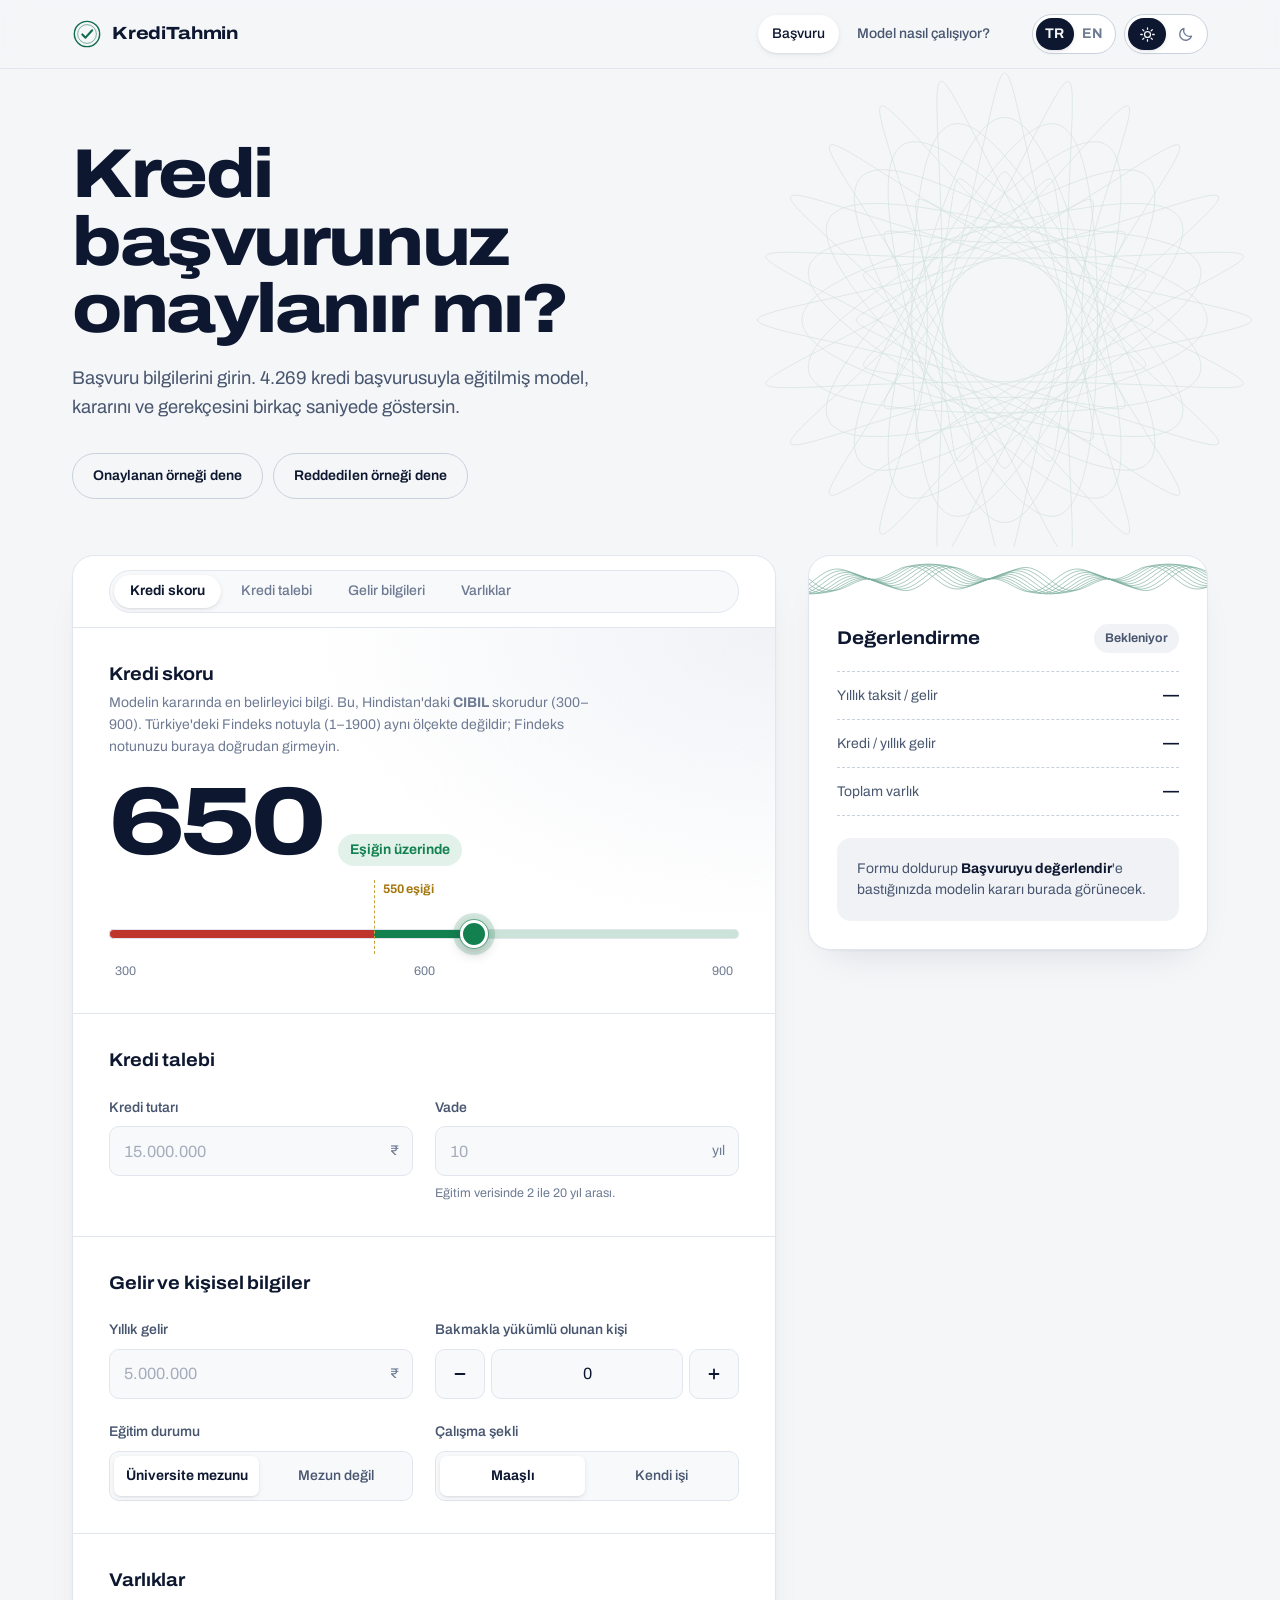
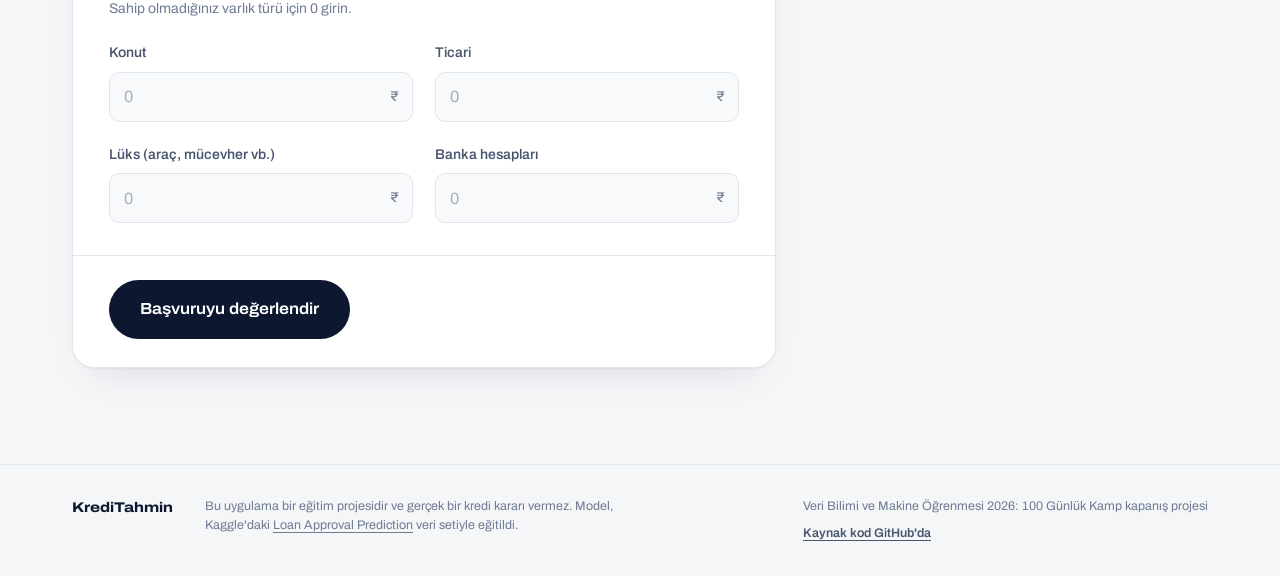
<file: docs/index.html>
<!doctype html>
<html lang="tr">
<head>
  <meta charset="utf-8">
  <meta name="viewport" content="width=device-width, initial-scale=1">
  <meta http-equiv="Content-Security-Policy" content="default-src &#39;self&#39;; script-src &#39;self&#39;; style-src &#39;self&#39; &#39;unsafe-inline&#39;; img-src &#39;self&#39; data:; font-src &#39;self&#39;; connect-src &#39;self&#39;; object-src &#39;none&#39;; base-uri &#39;none&#39;; form-action &#39;self&#39;">
  <meta name="referrer" content="strict-origin-when-cross-origin">
  <title>KrediTahmin: Kredi başvurunuz onaylanır mı?</title>
  <meta name="description" content="Kredi başvurusunun onaylanıp onaylanmayacağını tahmin eden makine öğrenmesi uygulaması.">
  <meta property="og:type" content="website">
  <meta property="og:site_name" content="KrediTahmin">
  <meta property="og:title" content="KrediTahmin: Kredi başvurunuz onaylanır mı?">
  <meta property="og:description" content="Kredi başvurusunun onaylanıp onaylanmayacağını tahmin eden makine öğrenmesi uygulaması.">
  <meta property="og:url" content="https://generalbusa.github.io/kreditahmin/">
  <meta property="og:image" content="https://generalbusa.github.io/kreditahmin/static/img/og-image.png">
  <meta property="og:image:width" content="1200">
  <meta property="og:image:height" content="630">
  <meta property="og:image:alt" content="KrediTahmin: Kredi başvurunuz onaylanır mı? %99,77 test doğruluğu.">
  <meta property="og:locale" content="tr_TR">
  <meta property="og:locale:alternate" content="en_US">
  <meta name="twitter:card" content="summary_large_image">
  <link rel="alternate" hreflang="tr" href="index.html">
  <link rel="alternate" hreflang="en" href="en/index.html">
  
  <meta name="theme-color" content="#f5f6f8" media="(prefers-color-scheme: light)">
  <meta name="theme-color" content="#000000" media="(prefers-color-scheme: dark)">
  <link rel="icon" href="static/favicon.svg" type="image/svg+xml">
  <meta name="kredi-model" content="model.json">
  <script id="kredi-i18n" type="application/json">{"js.badge_approve": "Onaylan\u0131r", "js.badge_reject": "Reddedilir", "js.badge_stale": "Bilgiler de\u011fi\u015fti", "js.badge_waiting": "Bekleniyor", "js.form_invalid": "Baz\u0131 alanlar eksik veya hatal\u0131. \u0130\u015faretli alanlar\u0131 d\u00fczeltin.", "js.generic_error": "Bir hata olu\u015ftu. Biraz sonra tekrar deneyin.", "js.network_error": "Sunucuya ula\u015f\u0131lamad\u0131. Uygulaman\u0131n \u00e7al\u0131\u015ft\u0131\u011f\u0131ndan emin olup tekrar deneyin.", "js.score_above": "E\u015fi\u011fin \u00fczerinde", "js.score_below": "E\u015fi\u011fin alt\u0131nda", "js.stamp_approve": "ONAY", "js.stamp_reject": "RET", "js.submit": "Ba\u015fvuruyu de\u011ferlendir", "js.submitting": "De\u011ferlendiriliyor\u2026", "js.verdict_approve": "Model bu ba\u015fvurunun onaylanaca\u011f\u0131n\u0131 tahmin ediyor.", "js.verdict_reject": "Model bu ba\u015fvurunun reddedilece\u011fini tahmin ediyor.", "js.years": "{value} y\u0131l", "lang": "tr", "num.decimal": ",", "num.locale": "tr-TR", "num.percent": "%{value}", "num.thousands": "."}</script>
  <script src="static/js/boot.js?v=ef182cb795"></script>
  <link rel="preload" href="static/fonts/Archivo-Variable.woff2" as="font" type="font/woff2" crossorigin>
  <link rel="stylesheet" href="static/css/style.css?v=462e2bd675">
</head>
<body>
  <a class="skip-link" href="#main">İçeriğe geç</a>

  <header class="topbar">
    <div class="topbar__inner">
      <a class="brand" href="index.html" aria-label="KrediTahmin">
        <svg class="brand__mark" viewBox="0 0 32 32" aria-hidden="true">
          <circle cx="16" cy="16" r="13.5" fill="none" stroke="currentColor" stroke-width="1.5"/>
          <circle cx="16" cy="16" r="10" fill="none" stroke="currentColor" stroke-width="1" opacity=".55"/>
          <path d="M11 16.5l3.4 3.4L21.5 12" fill="none" stroke="currentColor" stroke-width="2.2" stroke-linecap="round" stroke-linejoin="round"/>
        </svg>
        <span>KrediTahmin</span>
      </a>

      <div class="topbar__right">
        <nav class="nav" aria-label="Ana menü">
          <a href="index.html" aria-current="page">Başvuru</a>
          <a href="model.html" ><span class="nav__long">Model nasıl çalışıyor?</span><span class="nav__short">Model</span></a>
        </nav>

        <div class="toggles">
          <nav class="switch" aria-label="Dil" data-active="0">
            <span class="switch__thumb" aria-hidden="true"></span>
            
            <a class="switch__option" href="index.html" hreflang="tr" lang="tr" title="Türkçe" aria-label="Türkçe" aria-current="true">TR</a>
            
            <a class="switch__option" href="en/index.html" hreflang="en" lang="en" title="English" aria-label="English">EN</a>
            
          </nav>

          <div class="switch switch--theme" role="group" aria-label="Tema">
            <span class="switch__thumb" aria-hidden="true"></span>
            <button type="button" class="switch__option" data-theme-value="light" aria-label="Aydınlık tema" title="Aydınlık tema" aria-pressed="false">
              <svg viewBox="0 0 24 24" aria-hidden="true"><circle cx="12" cy="12" r="4.2" fill="none" stroke="currentColor" stroke-width="1.8"/><path d="M12 2.5v2.2M12 19.3v2.2M2.5 12h2.2M19.3 12h2.2M5.3 5.3l1.6 1.6M17.1 17.1l1.6 1.6M5.3 18.7l1.6-1.6M17.1 6.9l1.6-1.6" stroke="currentColor" stroke-width="1.8" stroke-linecap="round"/></svg>
            </button>
            <button type="button" class="switch__option" data-theme-value="dark" aria-label="Karanlık tema" title="Karanlık tema" aria-pressed="false">
              <svg viewBox="0 0 24 24" aria-hidden="true"><path d="M20.5 14.2A8.5 8.5 0 0 1 9.8 3.5a8.5 8.5 0 1 0 10.7 10.7z" fill="none" stroke="currentColor" stroke-width="1.8" stroke-linejoin="round"/></svg>
            </button>
          </div>
        </div>
      </div>
    </div>
  </header>

  <main id="main">
    
<section class="hero">
  <div class="hero__inner">
    <div class="hero__text">
      <h1>Kredi başvurunuz onaylanır mı?</h1>
      <p class="hero__lede">
        Başvuru bilgilerini girin. 4.269 kredi başvurusuyla eğitilmiş model, kararını ve gerekçesini birkaç saniyede göstersin.
      </p>
      <div class="examples" role="group" aria-label="Örnek başvurular">
        <button type="button" class="button button--ghost" data-example="approved">Onaylanan örneği dene</button>
        <button type="button" class="button button--ghost" data-example="rejected">Reddedilen örneği dene</button>
      </div>
    </div>
    <div class="hero__art" aria-hidden="true">
      <div class="rosette"></div>
    </div>
  </div>
</section>

<div class="workspace">
  <form id="application" class="panel" novalidate data-endpoint="/api/predict?lang=tr">
    <nav class="toc toc--steps" aria-label="Başvuru adımları" data-scrollspy>
      <ol class="toc__list">
        <li class="toc__marker" aria-hidden="true"></li>
        
        <li><a class="toc__link" href="#score">Kredi skoru</a></li>
        
        <li><a class="toc__link" href="#loan">Kredi talebi</a></li>
        
        <li><a class="toc__link" href="#income">Gelir bilgileri</a></li>
        
        <li><a class="toc__link" href="#assets">Varlıklar</a></li>
        
      </ol>
    </nav>

    <section class="panel__section panel__section--score" id="score" aria-labelledby="score-title">
      <div class="section-head">
        <h2 id="score-title">Kredi skoru</h2>
        <p>Modelin kararında en belirleyici bilgi. Bu, Hindistan'daki <strong>CIBIL</strong> skorudur (300–900). Türkiye'deki Findeks notuyla (1–1900) aynı ölçekte değildir; Findeks notunuzu buraya doğrudan girmeyin.</p>
      </div>

      <div class="score">
        <div class="score__readout">
          <output class="score__value" id="score-output" for="cibil_score_range">650</output>
          <span class="score__status" id="score-status"></span>
        </div>
        <div class="score__track-wrap">
          <input type="range" id="cibil_score_range" min="300" max="900" step="1" value="650"
                 aria-label="Kredi skoru" class="score__range">
          <div class="score__threshold" style="--pos: 0.4167">
            <span>550 eşiği</span>
          </div>
        </div>
        <div class="score__scale" aria-hidden="true"><span>300</span><span>600</span><span>900</span></div>
        <input type="hidden" id="cibil_score" name="cibil_score" value="650">
        <p class="field__error" data-error-for="cibil_score"></p>
      </div>
    </section>

    <section class="panel__section" id="loan" aria-labelledby="loan-title">
      <div class="section-head">
        <h2 id="loan-title">Kredi talebi</h2>
      </div>
      <div class="grid">
        <div class="field">
  <label for="loan_amount">Kredi tutarı</label>
  <div class="input input--suffix">
    <input type="text" id="loan_amount" name="loan_amount" inputmode="numeric" autocomplete="off" data-money placeholder="15.000.000">
    <span class="input__suffix" aria-hidden="true">₹</span>
  </div>
  <p class="field__error" data-error-for="loan_amount"></p>
</div>
        <div class="field">
          <label for="loan_term">Vade</label>
          <div class="input input--suffix">
            <input type="text" id="loan_term" name="loan_term" inputmode="numeric" autocomplete="off" placeholder="10">
            <span class="input__suffix" aria-hidden="true">yıl</span>
          </div>
          <p class="field__help">Eğitim verisinde 2 ile 20 yıl arası.</p>
          <p class="field__error" data-error-for="loan_term"></p>
        </div>
      </div>
    </section>

    <section class="panel__section" id="income" aria-labelledby="income-title">
      <div class="section-head">
        <h2 id="income-title">Gelir ve kişisel bilgiler</h2>
      </div>
      <div class="grid">
        <div class="field">
  <label for="income_annum">Yıllık gelir</label>
  <div class="input input--suffix">
    <input type="text" id="income_annum" name="income_annum" inputmode="numeric" autocomplete="off" data-money placeholder="5.000.000">
    <span class="input__suffix" aria-hidden="true">₹</span>
  </div>
  <p class="field__error" data-error-for="income_annum"></p>
</div>
        <div class="field">
          <label for="no_of_dependents">Bakmakla yükümlü olunan kişi</label>
          <div class="stepper">
            <button type="button" class="stepper__button" data-step="-1" aria-label="Bir azalt">
              <svg viewBox="0 0 16 16" aria-hidden="true"><path d="M3.5 8h9" stroke="currentColor" stroke-width="1.8" stroke-linecap="round"/></svg>
            </button>
            <input type="text" id="no_of_dependents" name="no_of_dependents" inputmode="numeric" autocomplete="off" value="0">
            <button type="button" class="stepper__button" data-step="1" aria-label="Bir artır">
              <svg viewBox="0 0 16 16" aria-hidden="true"><path d="M3.5 8h9M8 3.5v9" stroke="currentColor" stroke-width="1.8" stroke-linecap="round"/></svg>
            </button>
          </div>
          <p class="field__error" data-error-for="no_of_dependents"></p>
        </div>

        <fieldset class="field segmented">
          <legend>Eğitim durumu</legend>
          <div class="segmented__options">
            <label><input type="radio" name="education" value="Graduate" checked><span>Üniversite mezunu</span></label>
            <label><input type="radio" name="education" value="Not Graduate"><span>Mezun değil</span></label>
          </div>
          <p class="field__error" data-error-for="education"></p>
        </fieldset>

        <fieldset class="field segmented">
          <legend>Çalışma şekli</legend>
          <div class="segmented__options">
            <label><input type="radio" name="self_employed" value="No" checked><span>Maaşlı</span></label>
            <label><input type="radio" name="self_employed" value="Yes"><span>Kendi işi</span></label>
          </div>
          <p class="field__error" data-error-for="self_employed"></p>
        </fieldset>
      </div>
    </section>

    <section class="panel__section" id="assets" aria-labelledby="assets-title">
      <div class="section-head">
        <h2 id="assets-title">Varlıklar</h2>
        <p>Sahip olmadığınız varlık türü için 0 girin.</p>
      </div>
      <div class="grid">
        <div class="field">
  <label for="residential_assets_value">Konut</label>
  <div class="input input--suffix">
    <input type="text" id="residential_assets_value" name="residential_assets_value" inputmode="numeric" autocomplete="off" data-money placeholder="0">
    <span class="input__suffix" aria-hidden="true">₹</span>
  </div>
  <p class="field__error" data-error-for="residential_assets_value"></p>
</div>
        <div class="field">
  <label for="commercial_assets_value">Ticari</label>
  <div class="input input--suffix">
    <input type="text" id="commercial_assets_value" name="commercial_assets_value" inputmode="numeric" autocomplete="off" data-money placeholder="0">
    <span class="input__suffix" aria-hidden="true">₹</span>
  </div>
  <p class="field__error" data-error-for="commercial_assets_value"></p>
</div>
        <div class="field">
  <label for="luxury_assets_value">Lüks (araç, mücevher vb.)</label>
  <div class="input input--suffix">
    <input type="text" id="luxury_assets_value" name="luxury_assets_value" inputmode="numeric" autocomplete="off" data-money placeholder="0">
    <span class="input__suffix" aria-hidden="true">₹</span>
  </div>
  <p class="field__error" data-error-for="luxury_assets_value"></p>
</div>
        <div class="field">
  <label for="bank_asset_value">Banka hesapları</label>
  <div class="input input--suffix">
    <input type="text" id="bank_asset_value" name="bank_asset_value" inputmode="numeric" autocomplete="off" data-money placeholder="0">
    <span class="input__suffix" aria-hidden="true">₹</span>
  </div>
  <p class="field__error" data-error-for="bank_asset_value"></p>
</div>
      </div>
    </section>

    <div class="panel__footer">
      <button type="submit" class="button button--primary" id="submit-button">Başvuruyu değerlendir</button>
      <p class="form-status" id="form-status" role="status"></p>
    </div>
  </form>

  <aside class="slip" aria-labelledby="slip-title">
    <div class="slip__band" aria-hidden="true"></div>
    <div class="slip__body">
      <div class="slip__head">
        <h2 id="slip-title">Değerlendirme</h2>
        <span class="slip__badge" id="slip-badge">Bekleniyor</span>
      </div>

      <dl class="ratios">
        <div><dt>Yıllık taksit / gelir</dt><dd id="ratio-payment">—</dd></div>
        <div><dt>Kredi / yıllık gelir</dt><dd id="ratio-income">—</dd></div>
        <div><dt>Toplam varlık</dt><dd id="ratio-assets">—</dd></div>
      </dl>

      <div class="slip__result" aria-live="polite">
        <div class="slip__empty" id="result-empty">
          <p>Formu doldurup <strong>Başvuruyu değerlendir</strong>'e bastığınızda modelin kararı burada görünecek.</p>
        </div>

        <div class="verdict" id="result-filled" hidden>
          <div class="stamp" id="stamp"><span id="stamp-text"></span></div>
          <p class="verdict__headline" id="verdict-headline"></p>

          <div class="meter">
            <div class="meter__labels"><span>Onay olasılığı</span><strong id="probability-text"></strong></div>
            <div class="meter__bar"><div class="meter__fill" id="probability-fill"></div><div class="meter__mid" aria-hidden="true"></div></div>
          </div>

          <ul class="factors" id="factors"></ul>
          <ul class="warnings" id="warnings"></ul>
        </div>
      </div>
    </div>
  </aside>
</div>

  </main>

  <footer class="footer">
    <div class="footer__inner">
      <p class="footer__brand">KrediTahmin</p>
      <p>Bu uygulama bir eğitim projesidir ve gerçek bir kredi kararı vermez. Model, Kaggle'daki <a href="https://www.kaggle.com/datasets/architsharma01/loan-approval-prediction-dataset">Loan Approval Prediction</a> veri setiyle eğitildi.</p>
      <div class="footer__meta">
        <p>Veri Bilimi ve Makine Öğrenmesi 2026: 100 Günlük Kamp kapanış projesi</p>
        <p><a href="https://github.com/GeneralBuSa/kreditahmin">Kaynak kod GitHub'da</a></p>
      </div>
    </div>
  </footer>

  <script src="static/js/theme.js?v=34637e5ecb"></script>
  <script src="static/js/predictor.js?v=6bbb6c44f4"></script>
  
<script src="static/js/app.js?v=45d4b3b1a0"></script>
<script src="static/js/scrollspy.js?v=beb1d31f28"></script>

</body>
</html>
</file>
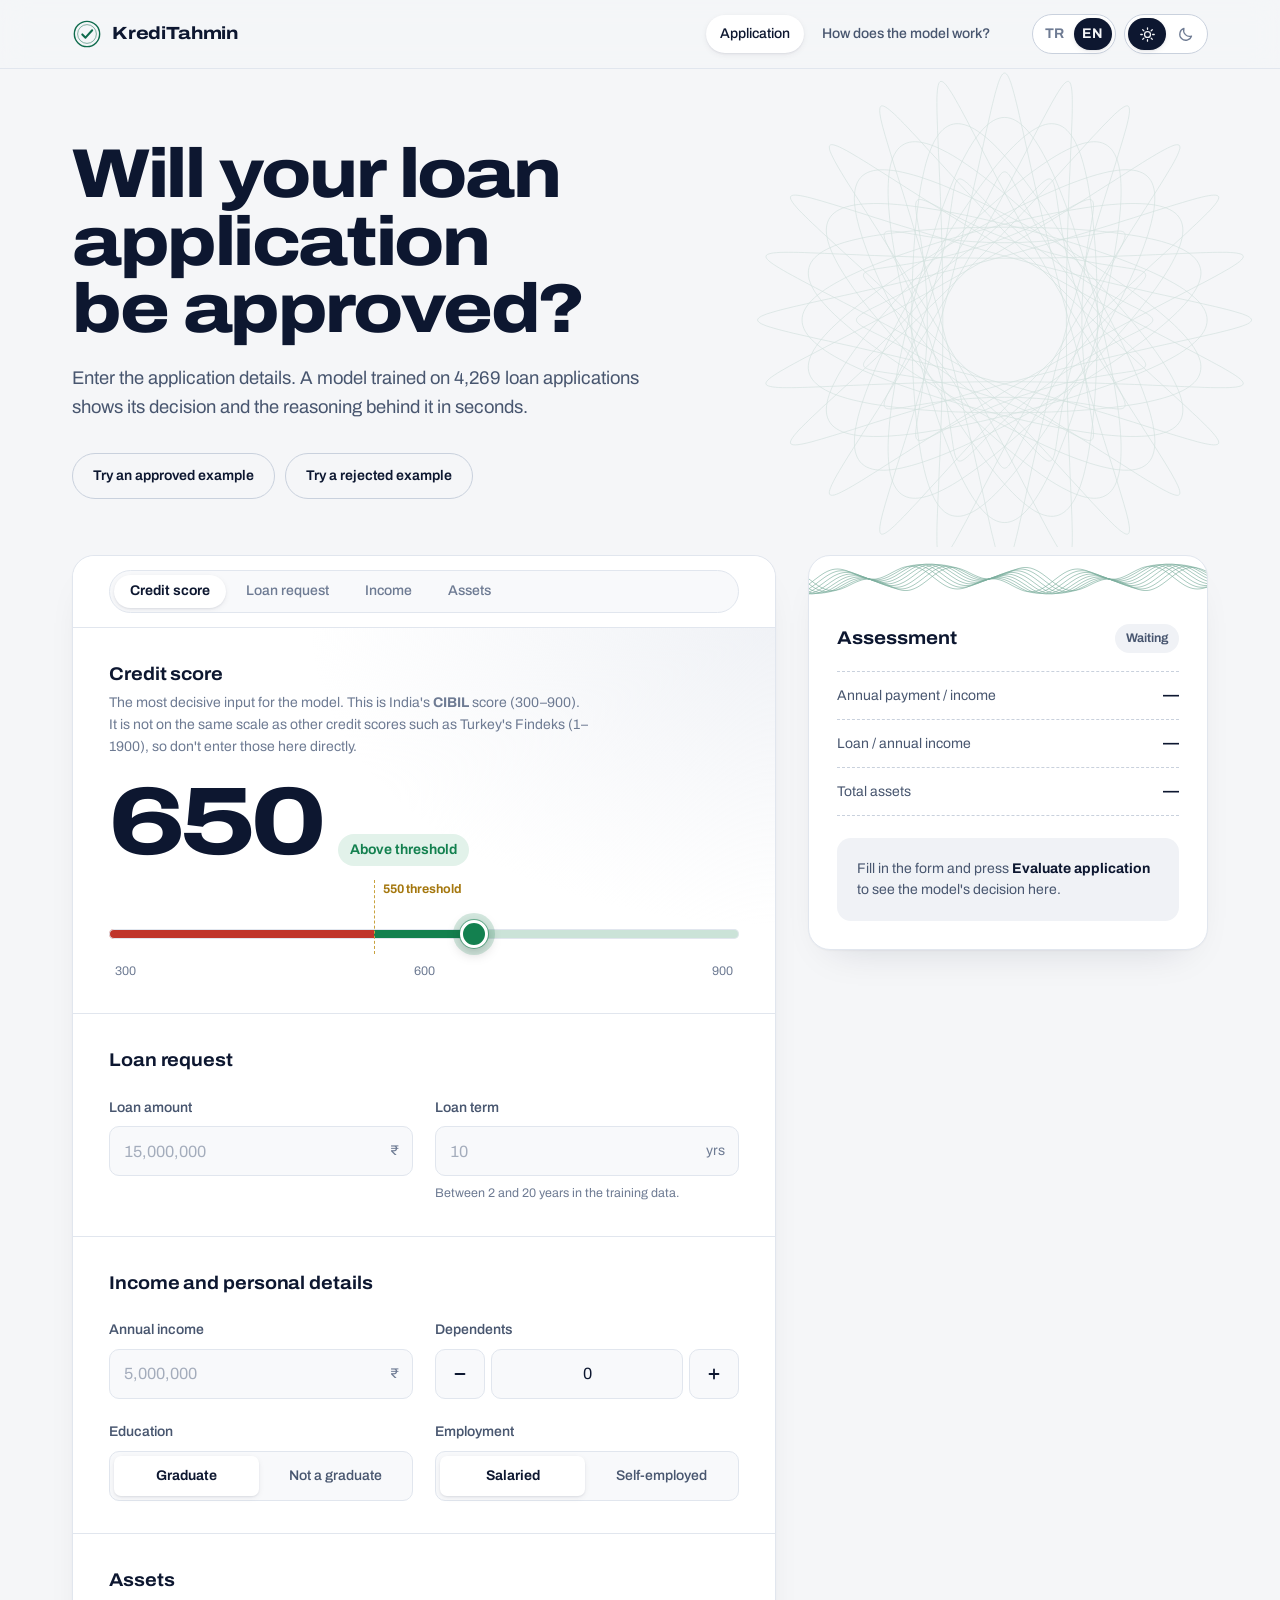
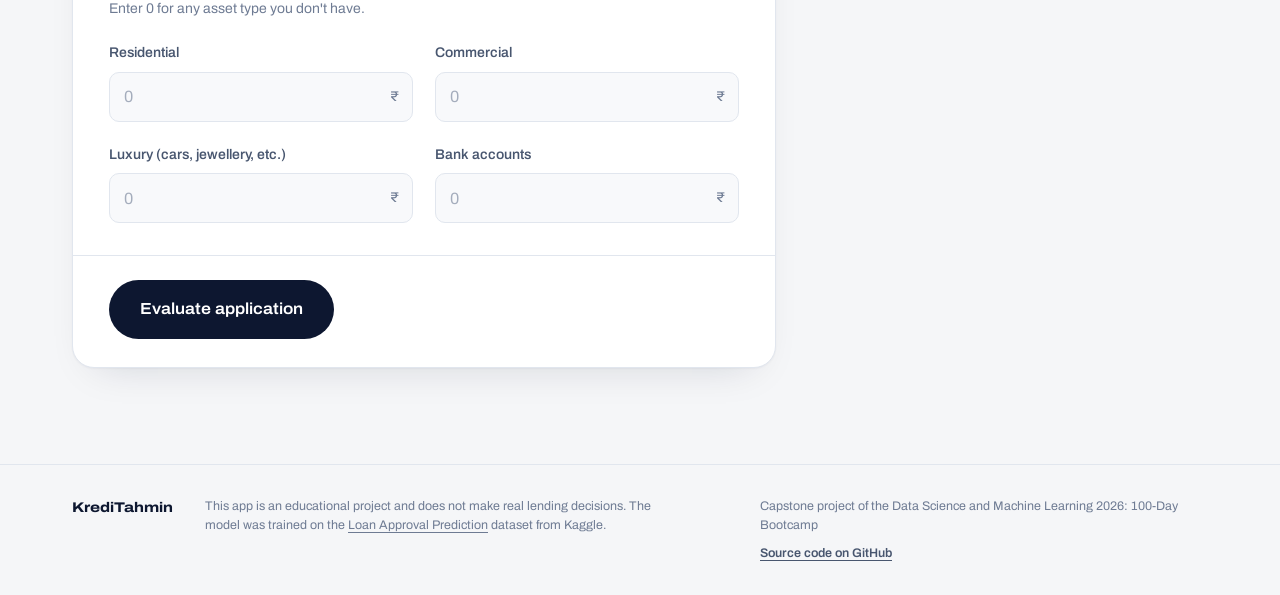
<file: docs/en/index.html>
<!doctype html>
<html lang="en">
<head>
  <meta charset="utf-8">
  <meta name="viewport" content="width=device-width, initial-scale=1">
  <meta http-equiv="Content-Security-Policy" content="default-src &#39;self&#39;; script-src &#39;self&#39;; style-src &#39;self&#39; &#39;unsafe-inline&#39;; img-src &#39;self&#39; data:; font-src &#39;self&#39;; connect-src &#39;self&#39;; object-src &#39;none&#39;; base-uri &#39;none&#39;; form-action &#39;self&#39;">
  <meta name="referrer" content="strict-origin-when-cross-origin">
  <title>KrediTahmin: Will your loan be approved?</title>
  <meta name="description" content="A machine learning app that predicts whether a loan application will be approved.">
  <meta property="og:type" content="website">
  <meta property="og:site_name" content="KrediTahmin">
  <meta property="og:title" content="KrediTahmin: Will your loan be approved?">
  <meta property="og:description" content="A machine learning app that predicts whether a loan application will be approved.">
  <meta property="og:url" content="https://generalbusa.github.io/kreditahmin/en/">
  <meta property="og:image" content="https://generalbusa.github.io/kreditahmin/static/img/og-image.png">
  <meta property="og:image:width" content="1200">
  <meta property="og:image:height" content="630">
  <meta property="og:image:alt" content="KrediTahmin: Will your loan application be approved? 99.77% test accuracy.">
  <meta property="og:locale" content="en_US">
  <meta property="og:locale:alternate" content="tr_TR">
  <meta name="twitter:card" content="summary_large_image">
  <link rel="alternate" hreflang="tr" href="../index.html">
  <link rel="alternate" hreflang="en" href="index.html">
  
  <meta name="theme-color" content="#f5f6f8" media="(prefers-color-scheme: light)">
  <meta name="theme-color" content="#000000" media="(prefers-color-scheme: dark)">
  <link rel="icon" href="../static/favicon.svg" type="image/svg+xml">
  <meta name="kredi-model" content="../model.json">
  <script id="kredi-i18n" type="application/json">{"js.badge_approve": "Approved", "js.badge_reject": "Rejected", "js.badge_stale": "Inputs changed", "js.badge_waiting": "Waiting", "js.form_invalid": "Some fields are missing or invalid. Please fix the highlighted fields.", "js.generic_error": "Something went wrong. Please try again shortly.", "js.network_error": "Couldn\u0027t reach the server. Make sure the app is running and try again.", "js.score_above": "Above threshold", "js.score_below": "Below threshold", "js.stamp_approve": "YES", "js.stamp_reject": "NO", "js.submit": "Evaluate application", "js.submitting": "Evaluating\u2026", "js.verdict_approve": "The model predicts this application will be approved.", "js.verdict_reject": "The model predicts this application will be rejected.", "js.years": "{value} years", "lang": "en", "num.decimal": ".", "num.locale": "en-US", "num.percent": "{value}%", "num.thousands": ","}</script>
  <script src="../static/js/boot.js?v=ef182cb795"></script>
  <link rel="preload" href="../static/fonts/Archivo-Variable.woff2" as="font" type="font/woff2" crossorigin>
  <link rel="stylesheet" href="../static/css/style.css?v=462e2bd675">
</head>
<body>
  <a class="skip-link" href="#main">Skip to content</a>

  <header class="topbar">
    <div class="topbar__inner">
      <a class="brand" href="index.html" aria-label="KrediTahmin">
        <svg class="brand__mark" viewBox="0 0 32 32" aria-hidden="true">
          <circle cx="16" cy="16" r="13.5" fill="none" stroke="currentColor" stroke-width="1.5"/>
          <circle cx="16" cy="16" r="10" fill="none" stroke="currentColor" stroke-width="1" opacity=".55"/>
          <path d="M11 16.5l3.4 3.4L21.5 12" fill="none" stroke="currentColor" stroke-width="2.2" stroke-linecap="round" stroke-linejoin="round"/>
        </svg>
        <span>KrediTahmin</span>
      </a>

      <div class="topbar__right">
        <nav class="nav" aria-label="Main menu">
          <a href="index.html" aria-current="page">Application</a>
          <a href="model.html" ><span class="nav__long">How does the model work?</span><span class="nav__short">Model</span></a>
        </nav>

        <div class="toggles">
          <nav class="switch" aria-label="Language" data-active="1">
            <span class="switch__thumb" aria-hidden="true"></span>
            
            <a class="switch__option" href="../index.html" hreflang="tr" lang="tr" title="Türkçe" aria-label="Türkçe">TR</a>
            
            <a class="switch__option" href="index.html" hreflang="en" lang="en" title="English" aria-label="English" aria-current="true">EN</a>
            
          </nav>

          <div class="switch switch--theme" role="group" aria-label="Theme">
            <span class="switch__thumb" aria-hidden="true"></span>
            <button type="button" class="switch__option" data-theme-value="light" aria-label="Light theme" title="Light theme" aria-pressed="false">
              <svg viewBox="0 0 24 24" aria-hidden="true"><circle cx="12" cy="12" r="4.2" fill="none" stroke="currentColor" stroke-width="1.8"/><path d="M12 2.5v2.2M12 19.3v2.2M2.5 12h2.2M19.3 12h2.2M5.3 5.3l1.6 1.6M17.1 17.1l1.6 1.6M5.3 18.7l1.6-1.6M17.1 6.9l1.6-1.6" stroke="currentColor" stroke-width="1.8" stroke-linecap="round"/></svg>
            </button>
            <button type="button" class="switch__option" data-theme-value="dark" aria-label="Dark theme" title="Dark theme" aria-pressed="false">
              <svg viewBox="0 0 24 24" aria-hidden="true"><path d="M20.5 14.2A8.5 8.5 0 0 1 9.8 3.5a8.5 8.5 0 1 0 10.7 10.7z" fill="none" stroke="currentColor" stroke-width="1.8" stroke-linejoin="round"/></svg>
            </button>
          </div>
        </div>
      </div>
    </div>
  </header>

  <main id="main">
    
<section class="hero">
  <div class="hero__inner">
    <div class="hero__text">
      <h1>Will your loan application be approved?</h1>
      <p class="hero__lede">
        Enter the application details. A model trained on 4,269 loan applications shows its decision and the reasoning behind it in seconds.
      </p>
      <div class="examples" role="group" aria-label="Example applications">
        <button type="button" class="button button--ghost" data-example="approved">Try an approved example</button>
        <button type="button" class="button button--ghost" data-example="rejected">Try a rejected example</button>
      </div>
    </div>
    <div class="hero__art" aria-hidden="true">
      <div class="rosette"></div>
    </div>
  </div>
</section>

<div class="workspace">
  <form id="application" class="panel" novalidate data-endpoint="/api/predict?lang=en">
    <nav class="toc toc--steps" aria-label="Application steps" data-scrollspy>
      <ol class="toc__list">
        <li class="toc__marker" aria-hidden="true"></li>
        
        <li><a class="toc__link" href="#score">Credit score</a></li>
        
        <li><a class="toc__link" href="#loan">Loan request</a></li>
        
        <li><a class="toc__link" href="#income">Income</a></li>
        
        <li><a class="toc__link" href="#assets">Assets</a></li>
        
      </ol>
    </nav>

    <section class="panel__section panel__section--score" id="score" aria-labelledby="score-title">
      <div class="section-head">
        <h2 id="score-title">Credit score</h2>
        <p>The most decisive input for the model. This is India's <strong>CIBIL</strong> score (300–900). It is not on the same scale as other credit scores such as Turkey's Findeks (1–1900), so don't enter those here directly.</p>
      </div>

      <div class="score">
        <div class="score__readout">
          <output class="score__value" id="score-output" for="cibil_score_range">650</output>
          <span class="score__status" id="score-status"></span>
        </div>
        <div class="score__track-wrap">
          <input type="range" id="cibil_score_range" min="300" max="900" step="1" value="650"
                 aria-label="Credit score" class="score__range">
          <div class="score__threshold" style="--pos: 0.4167">
            <span>550 threshold</span>
          </div>
        </div>
        <div class="score__scale" aria-hidden="true"><span>300</span><span>600</span><span>900</span></div>
        <input type="hidden" id="cibil_score" name="cibil_score" value="650">
        <p class="field__error" data-error-for="cibil_score"></p>
      </div>
    </section>

    <section class="panel__section" id="loan" aria-labelledby="loan-title">
      <div class="section-head">
        <h2 id="loan-title">Loan request</h2>
      </div>
      <div class="grid">
        <div class="field">
  <label for="loan_amount">Loan amount</label>
  <div class="input input--suffix">
    <input type="text" id="loan_amount" name="loan_amount" inputmode="numeric" autocomplete="off" data-money placeholder="15,000,000">
    <span class="input__suffix" aria-hidden="true">₹</span>
  </div>
  <p class="field__error" data-error-for="loan_amount"></p>
</div>
        <div class="field">
          <label for="loan_term">Loan term</label>
          <div class="input input--suffix">
            <input type="text" id="loan_term" name="loan_term" inputmode="numeric" autocomplete="off" placeholder="10">
            <span class="input__suffix" aria-hidden="true">yrs</span>
          </div>
          <p class="field__help">Between 2 and 20 years in the training data.</p>
          <p class="field__error" data-error-for="loan_term"></p>
        </div>
      </div>
    </section>

    <section class="panel__section" id="income" aria-labelledby="income-title">
      <div class="section-head">
        <h2 id="income-title">Income and personal details</h2>
      </div>
      <div class="grid">
        <div class="field">
  <label for="income_annum">Annual income</label>
  <div class="input input--suffix">
    <input type="text" id="income_annum" name="income_annum" inputmode="numeric" autocomplete="off" data-money placeholder="5,000,000">
    <span class="input__suffix" aria-hidden="true">₹</span>
  </div>
  <p class="field__error" data-error-for="income_annum"></p>
</div>
        <div class="field">
          <label for="no_of_dependents">Dependents</label>
          <div class="stepper">
            <button type="button" class="stepper__button" data-step="-1" aria-label="Decrease">
              <svg viewBox="0 0 16 16" aria-hidden="true"><path d="M3.5 8h9" stroke="currentColor" stroke-width="1.8" stroke-linecap="round"/></svg>
            </button>
            <input type="text" id="no_of_dependents" name="no_of_dependents" inputmode="numeric" autocomplete="off" value="0">
            <button type="button" class="stepper__button" data-step="1" aria-label="Increase">
              <svg viewBox="0 0 16 16" aria-hidden="true"><path d="M3.5 8h9M8 3.5v9" stroke="currentColor" stroke-width="1.8" stroke-linecap="round"/></svg>
            </button>
          </div>
          <p class="field__error" data-error-for="no_of_dependents"></p>
        </div>

        <fieldset class="field segmented">
          <legend>Education</legend>
          <div class="segmented__options">
            <label><input type="radio" name="education" value="Graduate" checked><span>Graduate</span></label>
            <label><input type="radio" name="education" value="Not Graduate"><span>Not a graduate</span></label>
          </div>
          <p class="field__error" data-error-for="education"></p>
        </fieldset>

        <fieldset class="field segmented">
          <legend>Employment</legend>
          <div class="segmented__options">
            <label><input type="radio" name="self_employed" value="No" checked><span>Salaried</span></label>
            <label><input type="radio" name="self_employed" value="Yes"><span>Self-employed</span></label>
          </div>
          <p class="field__error" data-error-for="self_employed"></p>
        </fieldset>
      </div>
    </section>

    <section class="panel__section" id="assets" aria-labelledby="assets-title">
      <div class="section-head">
        <h2 id="assets-title">Assets</h2>
        <p>Enter 0 for any asset type you don't have.</p>
      </div>
      <div class="grid">
        <div class="field">
  <label for="residential_assets_value">Residential</label>
  <div class="input input--suffix">
    <input type="text" id="residential_assets_value" name="residential_assets_value" inputmode="numeric" autocomplete="off" data-money placeholder="0">
    <span class="input__suffix" aria-hidden="true">₹</span>
  </div>
  <p class="field__error" data-error-for="residential_assets_value"></p>
</div>
        <div class="field">
  <label for="commercial_assets_value">Commercial</label>
  <div class="input input--suffix">
    <input type="text" id="commercial_assets_value" name="commercial_assets_value" inputmode="numeric" autocomplete="off" data-money placeholder="0">
    <span class="input__suffix" aria-hidden="true">₹</span>
  </div>
  <p class="field__error" data-error-for="commercial_assets_value"></p>
</div>
        <div class="field">
  <label for="luxury_assets_value">Luxury (cars, jewellery, etc.)</label>
  <div class="input input--suffix">
    <input type="text" id="luxury_assets_value" name="luxury_assets_value" inputmode="numeric" autocomplete="off" data-money placeholder="0">
    <span class="input__suffix" aria-hidden="true">₹</span>
  </div>
  <p class="field__error" data-error-for="luxury_assets_value"></p>
</div>
        <div class="field">
  <label for="bank_asset_value">Bank accounts</label>
  <div class="input input--suffix">
    <input type="text" id="bank_asset_value" name="bank_asset_value" inputmode="numeric" autocomplete="off" data-money placeholder="0">
    <span class="input__suffix" aria-hidden="true">₹</span>
  </div>
  <p class="field__error" data-error-for="bank_asset_value"></p>
</div>
      </div>
    </section>

    <div class="panel__footer">
      <button type="submit" class="button button--primary" id="submit-button">Evaluate application</button>
      <p class="form-status" id="form-status" role="status"></p>
    </div>
  </form>

  <aside class="slip" aria-labelledby="slip-title">
    <div class="slip__band" aria-hidden="true"></div>
    <div class="slip__body">
      <div class="slip__head">
        <h2 id="slip-title">Assessment</h2>
        <span class="slip__badge" id="slip-badge">Waiting</span>
      </div>

      <dl class="ratios">
        <div><dt>Annual payment / income</dt><dd id="ratio-payment">—</dd></div>
        <div><dt>Loan / annual income</dt><dd id="ratio-income">—</dd></div>
        <div><dt>Total assets</dt><dd id="ratio-assets">—</dd></div>
      </dl>

      <div class="slip__result" aria-live="polite">
        <div class="slip__empty" id="result-empty">
          <p>Fill in the form and press <strong>Evaluate application</strong> to see the model's decision here.</p>
        </div>

        <div class="verdict" id="result-filled" hidden>
          <div class="stamp" id="stamp"><span id="stamp-text"></span></div>
          <p class="verdict__headline" id="verdict-headline"></p>

          <div class="meter">
            <div class="meter__labels"><span>Approval probability</span><strong id="probability-text"></strong></div>
            <div class="meter__bar"><div class="meter__fill" id="probability-fill"></div><div class="meter__mid" aria-hidden="true"></div></div>
          </div>

          <ul class="factors" id="factors"></ul>
          <ul class="warnings" id="warnings"></ul>
        </div>
      </div>
    </div>
  </aside>
</div>

  </main>

  <footer class="footer">
    <div class="footer__inner">
      <p class="footer__brand">KrediTahmin</p>
      <p>This app is an educational project and does not make real lending decisions. The model was trained on the <a href="https://www.kaggle.com/datasets/architsharma01/loan-approval-prediction-dataset">Loan Approval Prediction</a> dataset from Kaggle.</p>
      <div class="footer__meta">
        <p>Capstone project of the Data Science and Machine Learning 2026: 100-Day Bootcamp</p>
        <p><a href="https://github.com/GeneralBuSa/kreditahmin">Source code on GitHub</a></p>
      </div>
    </div>
  </footer>

  <script src="../static/js/theme.js?v=34637e5ecb"></script>
  <script src="../static/js/predictor.js?v=6bbb6c44f4"></script>
  
<script src="../static/js/app.js?v=45d4b3b1a0"></script>
<script src="../static/js/scrollspy.js?v=beb1d31f28"></script>

</body>
</html>
</file>
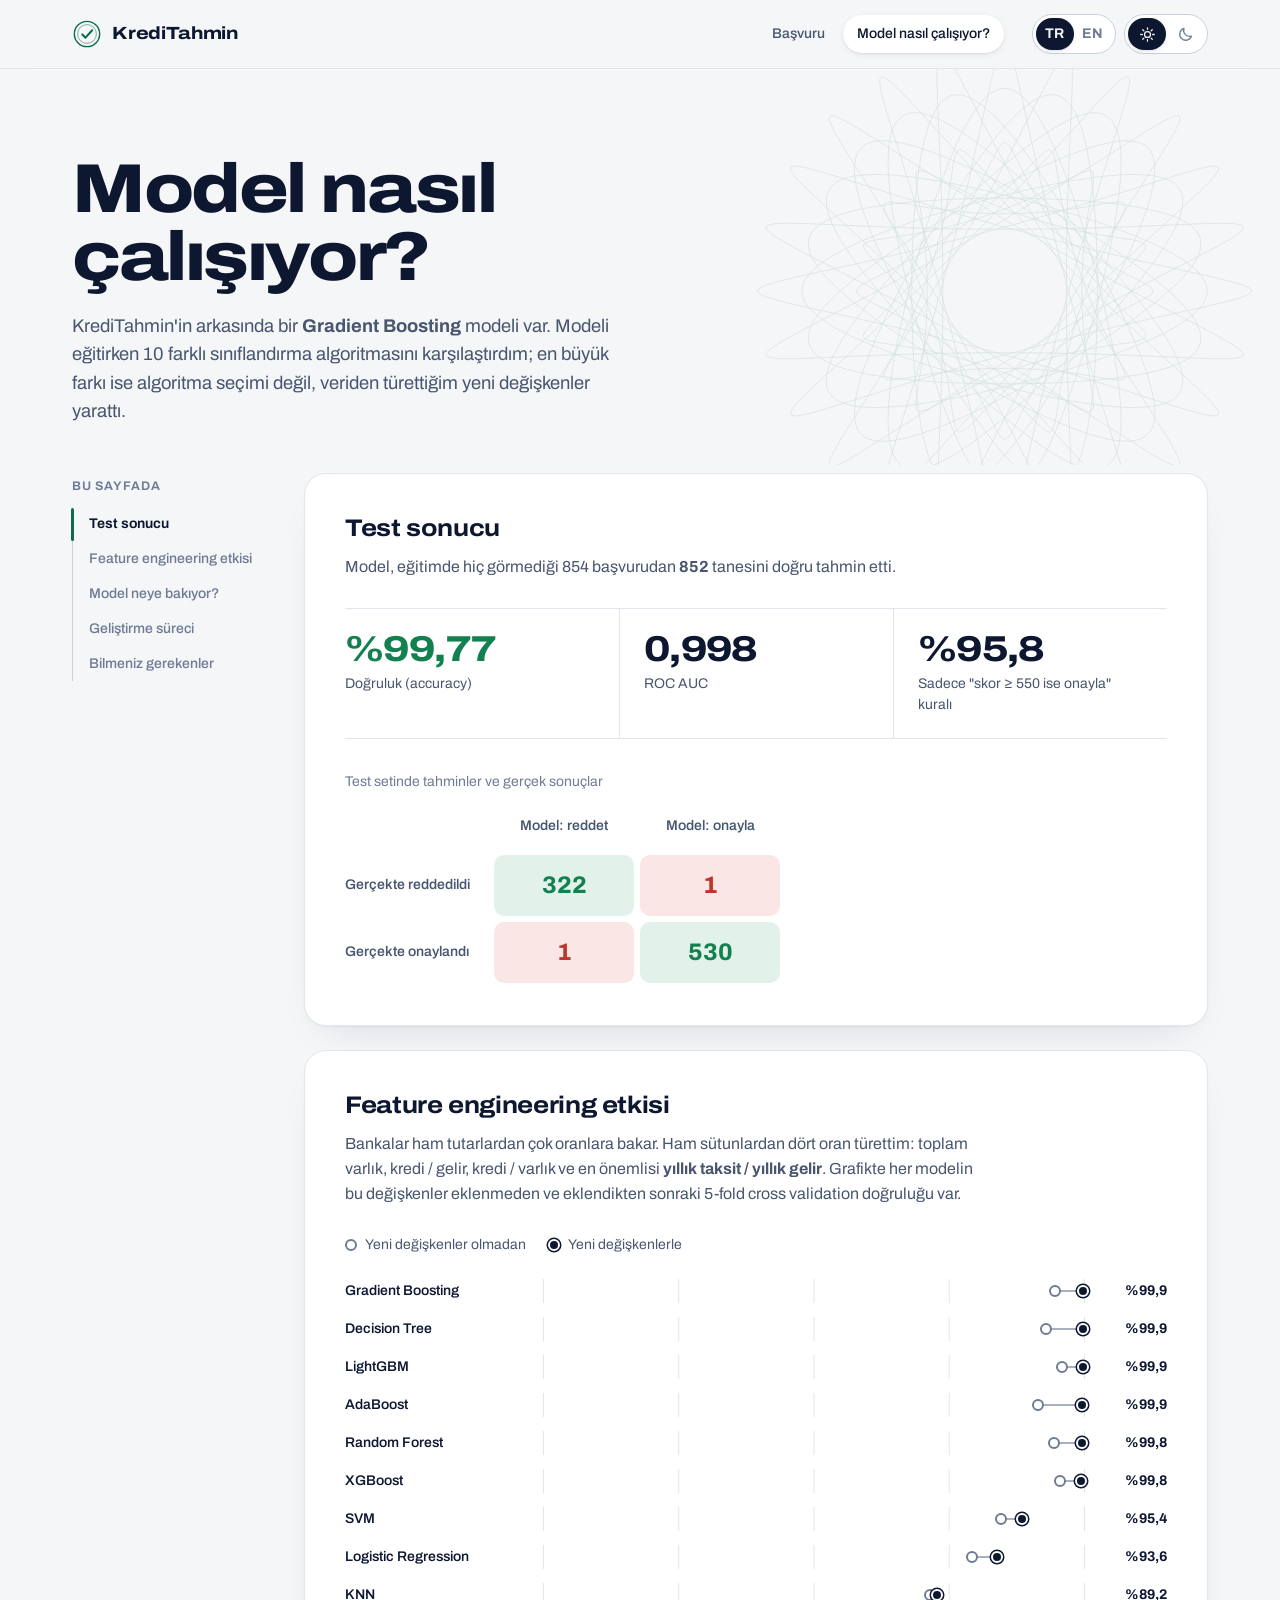
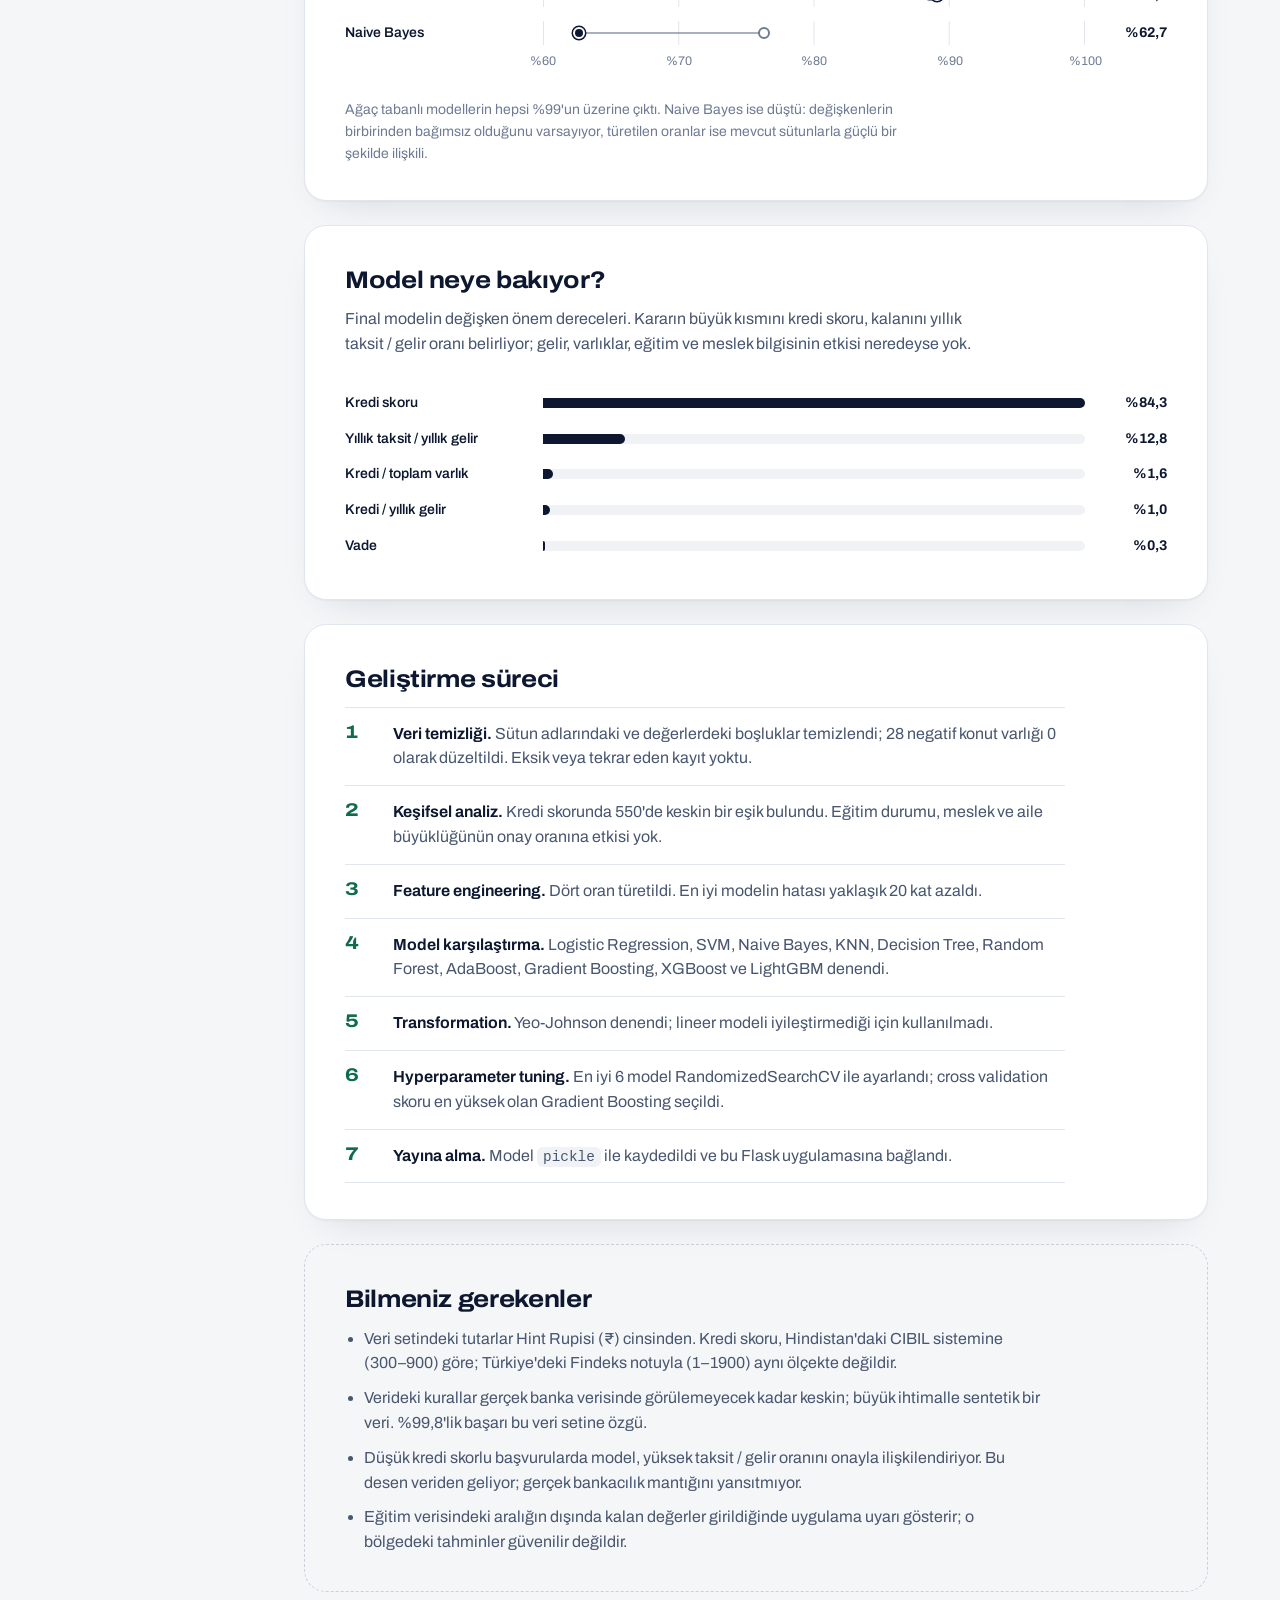
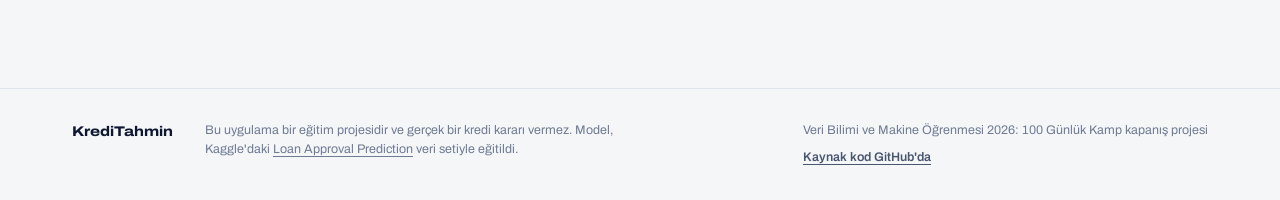
<file: docs/model.html>
<!doctype html>
<html lang="tr">
<head>
  <meta charset="utf-8">
  <meta name="viewport" content="width=device-width, initial-scale=1">
  <meta http-equiv="Content-Security-Policy" content="default-src &#39;self&#39;; script-src &#39;self&#39;; style-src &#39;self&#39; &#39;unsafe-inline&#39;; img-src &#39;self&#39; data:; font-src &#39;self&#39;; connect-src &#39;self&#39;; object-src &#39;none&#39;; base-uri &#39;none&#39;; form-action &#39;self&#39;">
  <meta name="referrer" content="strict-origin-when-cross-origin">
  <title>Model nasıl çalışıyor? · KrediTahmin</title>
  <meta name="description" content="Kredi başvurusunun onaylanıp onaylanmayacağını tahmin eden makine öğrenmesi uygulaması.">
  <meta property="og:type" content="website">
  <meta property="og:site_name" content="KrediTahmin">
  <meta property="og:title" content="Model nasıl çalışıyor? · KrediTahmin">
  <meta property="og:description" content="Kredi başvurusunun onaylanıp onaylanmayacağını tahmin eden makine öğrenmesi uygulaması.">
  <meta property="og:url" content="https://generalbusa.github.io/kreditahmin/model">
  <meta property="og:image" content="https://generalbusa.github.io/kreditahmin/static/img/og-image.png">
  <meta property="og:image:width" content="1200">
  <meta property="og:image:height" content="630">
  <meta property="og:image:alt" content="KrediTahmin: Kredi başvurunuz onaylanır mı? %99,77 test doğruluğu.">
  <meta property="og:locale" content="tr_TR">
  <meta property="og:locale:alternate" content="en_US">
  <meta name="twitter:card" content="summary_large_image">
  <link rel="alternate" hreflang="tr" href="model.html">
  <link rel="alternate" hreflang="en" href="en/model.html">
  
  <meta name="theme-color" content="#f5f6f8" media="(prefers-color-scheme: light)">
  <meta name="theme-color" content="#000000" media="(prefers-color-scheme: dark)">
  <link rel="icon" href="static/favicon.svg" type="image/svg+xml">
  <meta name="kredi-model" content="model.json">
  <script id="kredi-i18n" type="application/json">{"js.badge_approve": "Onaylan\u0131r", "js.badge_reject": "Reddedilir", "js.badge_stale": "Bilgiler de\u011fi\u015fti", "js.badge_waiting": "Bekleniyor", "js.form_invalid": "Baz\u0131 alanlar eksik veya hatal\u0131. \u0130\u015faretli alanlar\u0131 d\u00fczeltin.", "js.generic_error": "Bir hata olu\u015ftu. Biraz sonra tekrar deneyin.", "js.network_error": "Sunucuya ula\u015f\u0131lamad\u0131. Uygulaman\u0131n \u00e7al\u0131\u015ft\u0131\u011f\u0131ndan emin olup tekrar deneyin.", "js.score_above": "E\u015fi\u011fin \u00fczerinde", "js.score_below": "E\u015fi\u011fin alt\u0131nda", "js.stamp_approve": "ONAY", "js.stamp_reject": "RET", "js.submit": "Ba\u015fvuruyu de\u011ferlendir", "js.submitting": "De\u011ferlendiriliyor\u2026", "js.verdict_approve": "Model bu ba\u015fvurunun onaylanaca\u011f\u0131n\u0131 tahmin ediyor.", "js.verdict_reject": "Model bu ba\u015fvurunun reddedilece\u011fini tahmin ediyor.", "js.years": "{value} y\u0131l", "lang": "tr", "num.decimal": ",", "num.locale": "tr-TR", "num.percent": "%{value}", "num.thousands": "."}</script>
  <script src="static/js/boot.js?v=ef182cb795"></script>
  <link rel="preload" href="static/fonts/Archivo-Variable.woff2" as="font" type="font/woff2" crossorigin>
  <link rel="stylesheet" href="static/css/style.css?v=462e2bd675">
</head>
<body>
  <a class="skip-link" href="#main">İçeriğe geç</a>

  <header class="topbar">
    <div class="topbar__inner">
      <a class="brand" href="index.html" aria-label="KrediTahmin">
        <svg class="brand__mark" viewBox="0 0 32 32" aria-hidden="true">
          <circle cx="16" cy="16" r="13.5" fill="none" stroke="currentColor" stroke-width="1.5"/>
          <circle cx="16" cy="16" r="10" fill="none" stroke="currentColor" stroke-width="1" opacity=".55"/>
          <path d="M11 16.5l3.4 3.4L21.5 12" fill="none" stroke="currentColor" stroke-width="2.2" stroke-linecap="round" stroke-linejoin="round"/>
        </svg>
        <span>KrediTahmin</span>
      </a>

      <div class="topbar__right">
        <nav class="nav" aria-label="Ana menü">
          <a href="index.html" >Başvuru</a>
          <a href="model.html" aria-current="page"><span class="nav__long">Model nasıl çalışıyor?</span><span class="nav__short">Model</span></a>
        </nav>

        <div class="toggles">
          <nav class="switch" aria-label="Dil" data-active="0">
            <span class="switch__thumb" aria-hidden="true"></span>
            
            <a class="switch__option" href="model.html" hreflang="tr" lang="tr" title="Türkçe" aria-label="Türkçe" aria-current="true">TR</a>
            
            <a class="switch__option" href="en/model.html" hreflang="en" lang="en" title="English" aria-label="English">EN</a>
            
          </nav>

          <div class="switch switch--theme" role="group" aria-label="Tema">
            <span class="switch__thumb" aria-hidden="true"></span>
            <button type="button" class="switch__option" data-theme-value="light" aria-label="Aydınlık tema" title="Aydınlık tema" aria-pressed="false">
              <svg viewBox="0 0 24 24" aria-hidden="true"><circle cx="12" cy="12" r="4.2" fill="none" stroke="currentColor" stroke-width="1.8"/><path d="M12 2.5v2.2M12 19.3v2.2M2.5 12h2.2M19.3 12h2.2M5.3 5.3l1.6 1.6M17.1 17.1l1.6 1.6M5.3 18.7l1.6-1.6M17.1 6.9l1.6-1.6" stroke="currentColor" stroke-width="1.8" stroke-linecap="round"/></svg>
            </button>
            <button type="button" class="switch__option" data-theme-value="dark" aria-label="Karanlık tema" title="Karanlık tema" aria-pressed="false">
              <svg viewBox="0 0 24 24" aria-hidden="true"><path d="M20.5 14.2A8.5 8.5 0 0 1 9.8 3.5a8.5 8.5 0 1 0 10.7 10.7z" fill="none" stroke="currentColor" stroke-width="1.8" stroke-linejoin="round"/></svg>
            </button>
          </div>
        </div>
      </div>
    </div>
  </header>

  <main id="main">
    



<section class="hero hero--compact">
  <div class="hero__inner">
    <div class="hero__text">
      <h1>Model nasıl çalışıyor?</h1>
      <p class="hero__lede">
        KrediTahmin'in arkasında bir <strong>Gradient Boosting</strong> modeli var. Modeli eğitirken 10 farklı sınıflandırma algoritmasını karşılaştırdım; en büyük farkı ise algoritma seçimi değil, veriden türettiğim yeni değişkenler yarattı.
      </p>
    </div>
    <div class="hero__art" aria-hidden="true">
      <div class="rosette"></div>
    </div>
  </div>
</section>


<div class="report-layout">
<nav class="toc toc--page" aria-label="Bu sayfada" data-scrollspy>
  <p class="toc__title" aria-hidden="true">Bu sayfada</p>
  <div class="toc__track">
    <ol class="toc__list">
      <li class="toc__marker" aria-hidden="true"></li>
      
      <li><a class="toc__link" href="#results">Test sonucu</a></li>
      
      <li><a class="toc__link" href="#features">Feature engineering etkisi</a></li>
      
      <li><a class="toc__link" href="#importance">Model neye bakıyor?</a></li>
      
      <li><a class="toc__link" href="#process">Geliştirme süreci</a></li>
      
      <li><a class="toc__link" href="#caveats">Bilmeniz gerekenler</a></li>
      
    </ol>
  </div>
</nav>

<div class="report">

  <section class="report__block" id="results">
    <h2>Test sonucu</h2>
    <p class="report__text">Model, eğitimde hiç görmediği 854 başvurudan <strong>852</strong> tanesini doğru tahmin etti.</p>
    <div class="figures">
      <div class="figure figure--lead">
        <span class="figure__value">%99,77</span>
        <span class="figure__label">Doğruluk (accuracy)</span>
      </div>
      <div class="figure">
        <span class="figure__value">0,998</span>
        <span class="figure__label">ROC AUC</span>
      </div>
      <div class="figure">
        <span class="figure__value">%95,8</span>
        <span class="figure__label">Sadece "skor ≥ 550 ise onayla" kuralı</span>
      </div>
    </div>

    <table class="matrix" aria-label="Karışıklık matrisi">
      <caption>Test setinde tahminler ve gerçek sonuçlar</caption>
      <thead>
        <tr><th scope="col"></th><th scope="col">Model: reddet</th><th scope="col">Model: onayla</th></tr>
      </thead>
      <tbody>
        <tr><th scope="row">Gerçekte reddedildi</th><td class="matrix__ok">322</td><td class="matrix__miss">1</td></tr>
        <tr><th scope="row">Gerçekte onaylandı</th><td class="matrix__miss">1</td><td class="matrix__ok">530</td></tr>
      </tbody>
    </table>
  </section>

  <section class="report__block" id="features">
    <h2>Feature engineering etkisi</h2>
    <p class="report__text">
      Bankalar ham tutarlardan çok oranlara bakar. Ham sütunlardan dört oran türettim: toplam varlık, kredi / gelir, kredi / varlık ve en önemlisi <strong>yıllık taksit / yıllık gelir</strong>. Grafikte her modelin bu değişkenler eklenmeden ve eklendikten sonraki 5-fold cross validation doğruluğu var.
    </p>

    <div class="legend" aria-hidden="true">
      <span class="legend__item"><i class="dot dot--before"></i>Yeni değişkenler olmadan</span>
      <span class="legend__item"><i class="dot dot--after"></i>Yeni değişkenlerle</span>
    </div>

    
    <ul class="dumbbell" role="list">
      
      
      
      <li class="dumbbell__row">
        <span class="dumbbell__name">Gradient Boosting</span>
        <span class="dumbbell__track" role="img" aria-label="Gradient Boosting: önce %97,8, sonra %99,9">
          <span class="dumbbell__line" style="left: 94.58272327964862%; width: 5.197657393850662%"></span>
          <span class="dot dot--before" style="left: 94.58272327964862%" title="Önce: %97,8"></span>
          <span class="dot dot--after" style="left: 99.78038067349928%" title="Sonra: %99,9"></span>
        </span>
        <span class="dumbbell__value">%99,9</span>
      </li>
      
      
      
      <li class="dumbbell__row">
        <span class="dumbbell__name">Decision Tree</span>
        <span class="dumbbell__track" role="img" aria-label="Decision Tree: önce %97,2, sonra %99,9">
          <span class="dumbbell__line" style="left: 92.89897510980968%; width: 6.881405563689597%"></span>
          <span class="dot dot--before" style="left: 92.89897510980968%" title="Önce: %97,2"></span>
          <span class="dot dot--after" style="left: 99.78038067349928%" title="Sonra: %99,9"></span>
        </span>
        <span class="dumbbell__value">%99,9</span>
      </li>
      
      
      
      <li class="dumbbell__row">
        <span class="dumbbell__name">LightGBM</span>
        <span class="dumbbell__track" role="img" aria-label="LightGBM: önce %98,4, sonra %99,9">
          <span class="dumbbell__line" style="left: 95.90043923865301%; width: 3.8799414348462733%"></span>
          <span class="dot dot--before" style="left: 95.90043923865301%" title="Önce: %98,4"></span>
          <span class="dot dot--after" style="left: 99.78038067349928%" title="Sonra: %99,9"></span>
        </span>
        <span class="dumbbell__value">%99,9</span>
      </li>
      
      
      
      <li class="dumbbell__row">
        <span class="dumbbell__name">AdaBoost</span>
        <span class="dumbbell__track" role="img" aria-label="AdaBoost: önce %96,6, sonra %99,9">
          <span class="dumbbell__line" style="left: 91.50805270863835%; width: 8.199121522694028%"></span>
          <span class="dot dot--before" style="left: 91.50805270863835%" title="Önce: %96,6"></span>
          <span class="dot dot--after" style="left: 99.70717423133237%" title="Sonra: %99,9"></span>
        </span>
        <span class="dumbbell__value">%99,9</span>
      </li>
      
      
      
      <li class="dumbbell__row">
        <span class="dumbbell__name">Random Forest</span>
        <span class="dumbbell__track" role="img" aria-label="Random Forest: önce %97,7, sonra %99,8">
          <span class="dumbbell__line" style="left: 94.36310395314784%; width: 5.197657393850719%"></span>
          <span class="dot dot--before" style="left: 94.36310395314784%" title="Önce: %97,7"></span>
          <span class="dot dot--after" style="left: 99.56076134699856%" title="Sonra: %99,8"></span>
        </span>
        <span class="dumbbell__value">%99,8</span>
      </li>
      
      
      
      <li class="dumbbell__row">
        <span class="dumbbell__name">XGBoost</span>
        <span class="dumbbell__track" role="img" aria-label="XGBoost: önce %98,2, sonra %99,8">
          <span class="dumbbell__line" style="left: 95.53440702781842%; width: 3.8799414348462733%"></span>
          <span class="dot dot--before" style="left: 95.53440702781842%" title="Önce: %98,2"></span>
          <span class="dot dot--after" style="left: 99.41434846266469%" title="Sonra: %99,8"></span>
        </span>
        <span class="dumbbell__value">%99,8</span>
      </li>
      
      
      
      <li class="dumbbell__row">
        <span class="dumbbell__name">SVM</span>
        <span class="dumbbell__track" role="img" aria-label="SVM: önce %93,9, sonra %95,4">
          <span class="dumbbell__line" style="left: 84.69985358711565%; width: 3.879941434846259%"></span>
          <span class="dot dot--before" style="left: 84.69985358711565%" title="Önce: %93,9"></span>
          <span class="dot dot--after" style="left: 88.57979502196191%" title="Sonra: %95,4"></span>
        </span>
        <span class="dumbbell__value">%95,4</span>
      </li>
      
      
      
      <li class="dumbbell__row">
        <span class="dumbbell__name">Logistic Regression</span>
        <span class="dumbbell__track" role="img" aria-label="Logistic Regression: önce %91,7, sonra %93,6">
          <span class="dumbbell__line" style="left: 79.20937042459735%; width: 4.758418740849237%"></span>
          <span class="dot dot--before" style="left: 79.20937042459735%" title="Önce: %91,7"></span>
          <span class="dot dot--after" style="left: 83.96778916544659%" title="Sonra: %93,6"></span>
        </span>
        <span class="dumbbell__value">%93,6</span>
      </li>
      
      
      
      <li class="dumbbell__row">
        <span class="dumbbell__name">KNN</span>
        <span class="dumbbell__track" role="img" aria-label="KNN: önce %88,6, sonra %89,2">
          <span class="dumbbell__line" style="left: 71.44948755490482%; width: 1.4641288433382158%"></span>
          <span class="dot dot--before" style="left: 71.44948755490482%" title="Önce: %88,6"></span>
          <span class="dot dot--after" style="left: 72.91361639824304%" title="Sonra: %89,2"></span>
        </span>
        <span class="dumbbell__value">%89,2</span>
      </li>
      
      
      
      <li class="dumbbell__row">
        <span class="dumbbell__name">Naive Bayes</span>
        <span class="dumbbell__track" role="img" aria-label="Naive Bayes: önce %76,3, sonra %62,7">
          <span class="dumbbell__line" style="left: 6.6617862371889105%; width: 34.114202049780324%"></span>
          <span class="dot dot--before" style="left: 40.77598828696924%" title="Önce: %76,3"></span>
          <span class="dot dot--after" style="left: 6.6617862371889105%" title="Sonra: %62,7"></span>
        </span>
        <span class="dumbbell__value">%62,7</span>
      </li>
      
    </ul>
    <div class="dumbbell__row dumbbell__axis" aria-hidden="true">
      <span></span>
      <span class="dumbbell__ticks">
        <span style="left: 0.0%">%60</span><span style="left: 25.0%">%70</span><span style="left: 50.0%">%80</span><span style="left: 75.0%">%90</span><span style="left: 100.0%">%100</span>
      </span>
      <span></span>
    </div>

    <p class="report__note">
      Ağaç tabanlı modellerin hepsi %99'un üzerine çıktı. Naive Bayes ise düştü: değişkenlerin birbirinden bağımsız olduğunu varsayıyor, türetilen oranlar ise mevcut sütunlarla güçlü bir şekilde ilişkili.
    </p>
  </section>

  <section class="report__block" id="importance">
    <h2>Model neye bakıyor?</h2>
    <p class="report__text">Final modelin değişken önem dereceleri. Kararın büyük kısmını kredi skoru, kalanını yıllık taksit / gelir oranı belirliyor; gelir, varlıklar, eğitim ve meslek bilgisinin etkisi neredeyse yok.</p>
    
    <ul class="bars" role="list">
      
      <li class="bars__row">
        <span class="bars__name">Kredi skoru</span>
        <span class="bars__track"><span class="bars__fill" style="width: 100.0%"></span></span>
        <span class="bars__value">%84,3</span>
      </li>
      
      <li class="bars__row">
        <span class="bars__name">Yıllık taksit / yıllık gelir</span>
        <span class="bars__track"><span class="bars__fill" style="width: 15.2%"></span></span>
        <span class="bars__value">%12,8</span>
      </li>
      
      <li class="bars__row">
        <span class="bars__name">Kredi / toplam varlık</span>
        <span class="bars__track"><span class="bars__fill" style="width: 1.9%"></span></span>
        <span class="bars__value">%1,6</span>
      </li>
      
      <li class="bars__row">
        <span class="bars__name">Kredi / yıllık gelir</span>
        <span class="bars__track"><span class="bars__fill" style="width: 1.2%"></span></span>
        <span class="bars__value">%1,0</span>
      </li>
      
      <li class="bars__row">
        <span class="bars__name">Vade</span>
        <span class="bars__track"><span class="bars__fill" style="width: 0.4%"></span></span>
        <span class="bars__value">%0,3</span>
      </li>
      
    </ul>
  </section>

  <section class="report__block" id="process">
    <h2>Geliştirme süreci</h2>
    <ol class="steps">
      
      <li><strong>Veri temizliği.</strong> Sütun adlarındaki ve değerlerdeki boşluklar temizlendi; 28 negatif konut varlığı 0 olarak düzeltildi. Eksik veya tekrar eden kayıt yoktu.</li>
      
      <li><strong>Keşifsel analiz.</strong> Kredi skorunda 550'de keskin bir eşik bulundu. Eğitim durumu, meslek ve aile büyüklüğünün onay oranına etkisi yok.</li>
      
      <li><strong>Feature engineering.</strong> Dört oran türetildi. En iyi modelin hatası yaklaşık 20 kat azaldı.</li>
      
      <li><strong>Model karşılaştırma.</strong> Logistic Regression, SVM, Naive Bayes, KNN, Decision Tree, Random Forest, AdaBoost, Gradient Boosting, XGBoost ve LightGBM denendi.</li>
      
      <li><strong>Transformation.</strong> Yeo-Johnson denendi; lineer modeli iyileştirmediği için kullanılmadı.</li>
      
      <li><strong>Hyperparameter tuning.</strong> En iyi 6 model RandomizedSearchCV ile ayarlandı; cross validation skoru en yüksek olan Gradient Boosting seçildi.</li>
      
      <li><strong>Yayına alma.</strong> Model <code>pickle</code> ile kaydedildi ve bu Flask uygulamasına bağlandı.</li>
      
    </ol>
  </section>

  <section class="report__block report__block--caveat" id="caveats">
    <h2>Bilmeniz gerekenler</h2>
    <ul class="caveats">
      
      <li>Veri setindeki tutarlar Hint Rupisi (₹) cinsinden. Kredi skoru, Hindistan'daki CIBIL sistemine (300–900) göre; Türkiye'deki Findeks notuyla (1–1900) aynı ölçekte değildir.</li>
      
      <li>Verideki kurallar gerçek banka verisinde görülemeyecek kadar keskin; büyük ihtimalle sentetik bir veri. %99,8'lik başarı bu veri setine özgü.</li>
      
      <li>Düşük kredi skorlu başvurularda model, yüksek taksit / gelir oranını onayla ilişkilendiriyor. Bu desen veriden geliyor; gerçek bankacılık mantığını yansıtmıyor.</li>
      
      <li>Eğitim verisindeki aralığın dışında kalan değerler girildiğinde uygulama uyarı gösterir; o bölgedeki tahminler güvenilir değildir.</li>
      
    </ul>
  </section>

</div>
</div>

  </main>

  <footer class="footer">
    <div class="footer__inner">
      <p class="footer__brand">KrediTahmin</p>
      <p>Bu uygulama bir eğitim projesidir ve gerçek bir kredi kararı vermez. Model, Kaggle'daki <a href="https://www.kaggle.com/datasets/architsharma01/loan-approval-prediction-dataset">Loan Approval Prediction</a> veri setiyle eğitildi.</p>
      <div class="footer__meta">
        <p>Veri Bilimi ve Makine Öğrenmesi 2026: 100 Günlük Kamp kapanış projesi</p>
        <p><a href="https://github.com/GeneralBuSa/kreditahmin">Kaynak kod GitHub'da</a></p>
      </div>
    </div>
  </footer>

  <script src="static/js/theme.js?v=34637e5ecb"></script>
  <script src="static/js/predictor.js?v=6bbb6c44f4"></script>
  
<script src="static/js/scrollspy.js?v=beb1d31f28"></script>

</body>
</html>
</file>
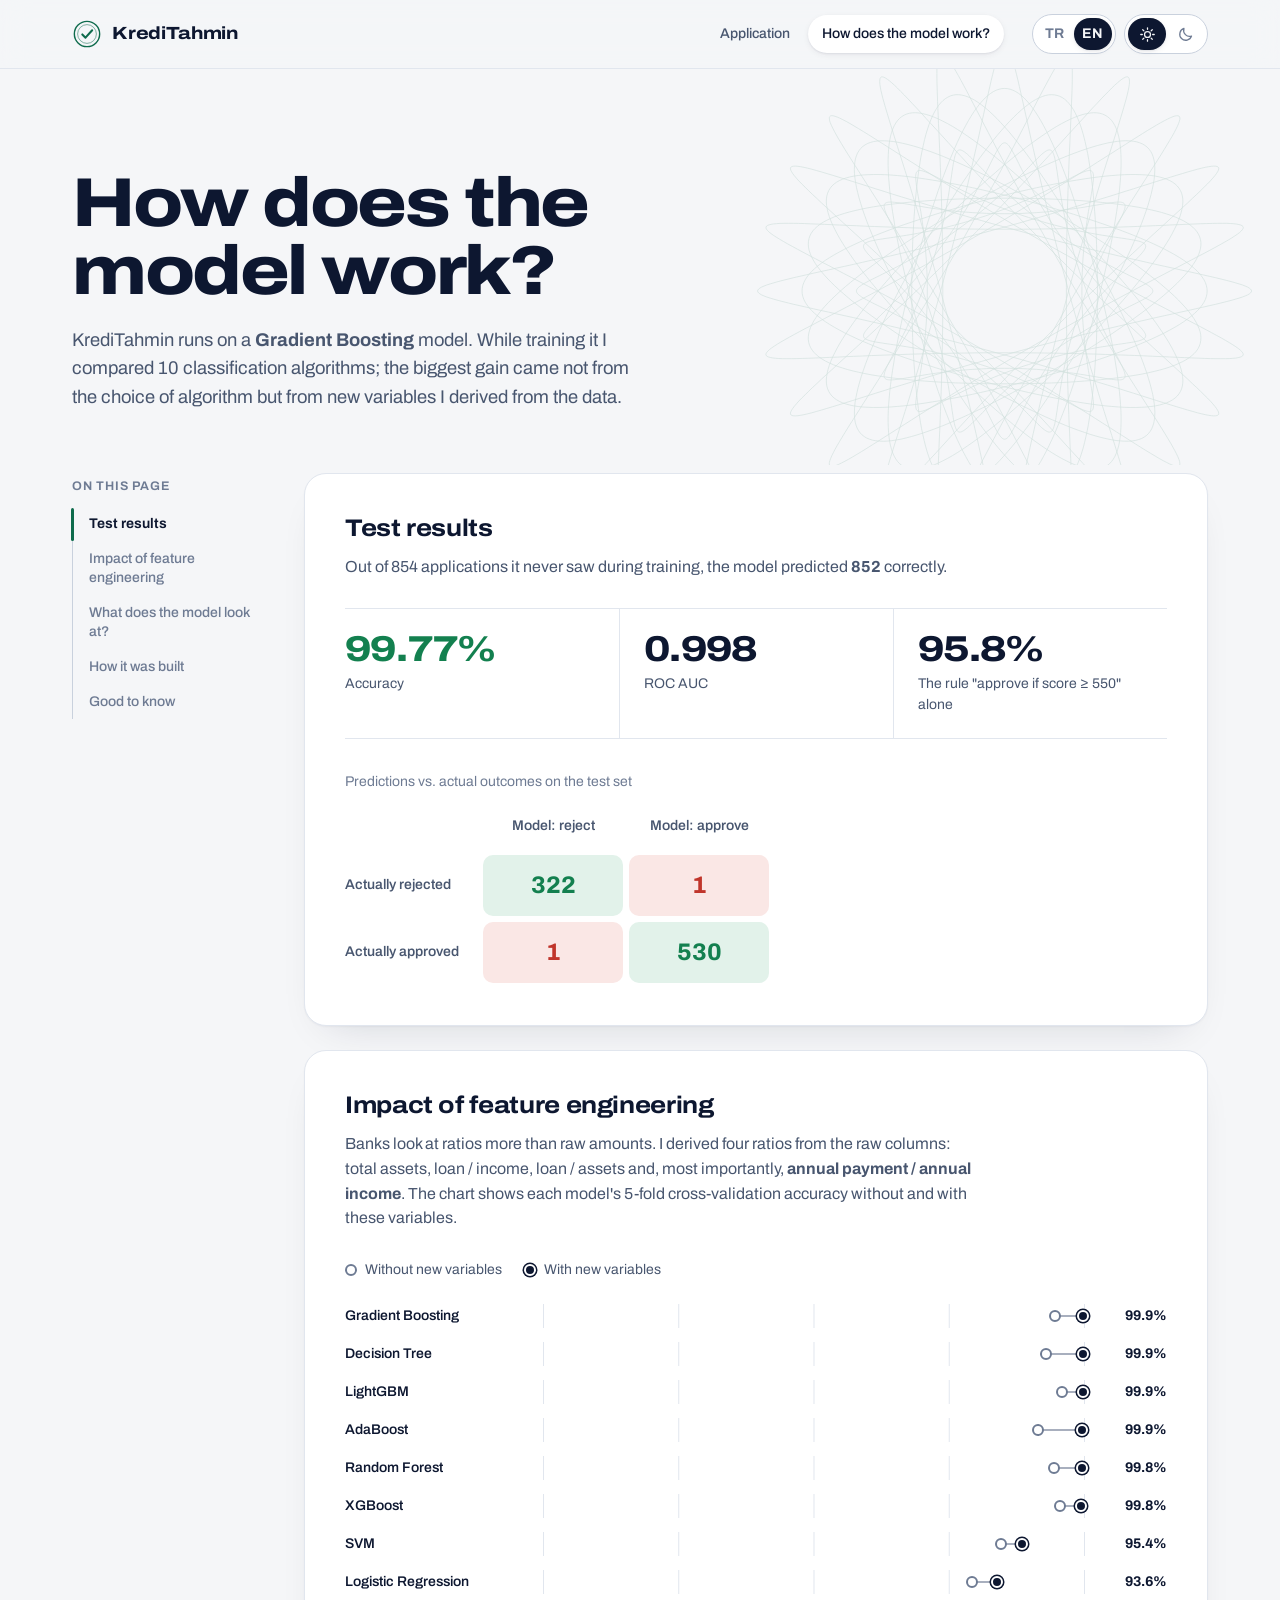
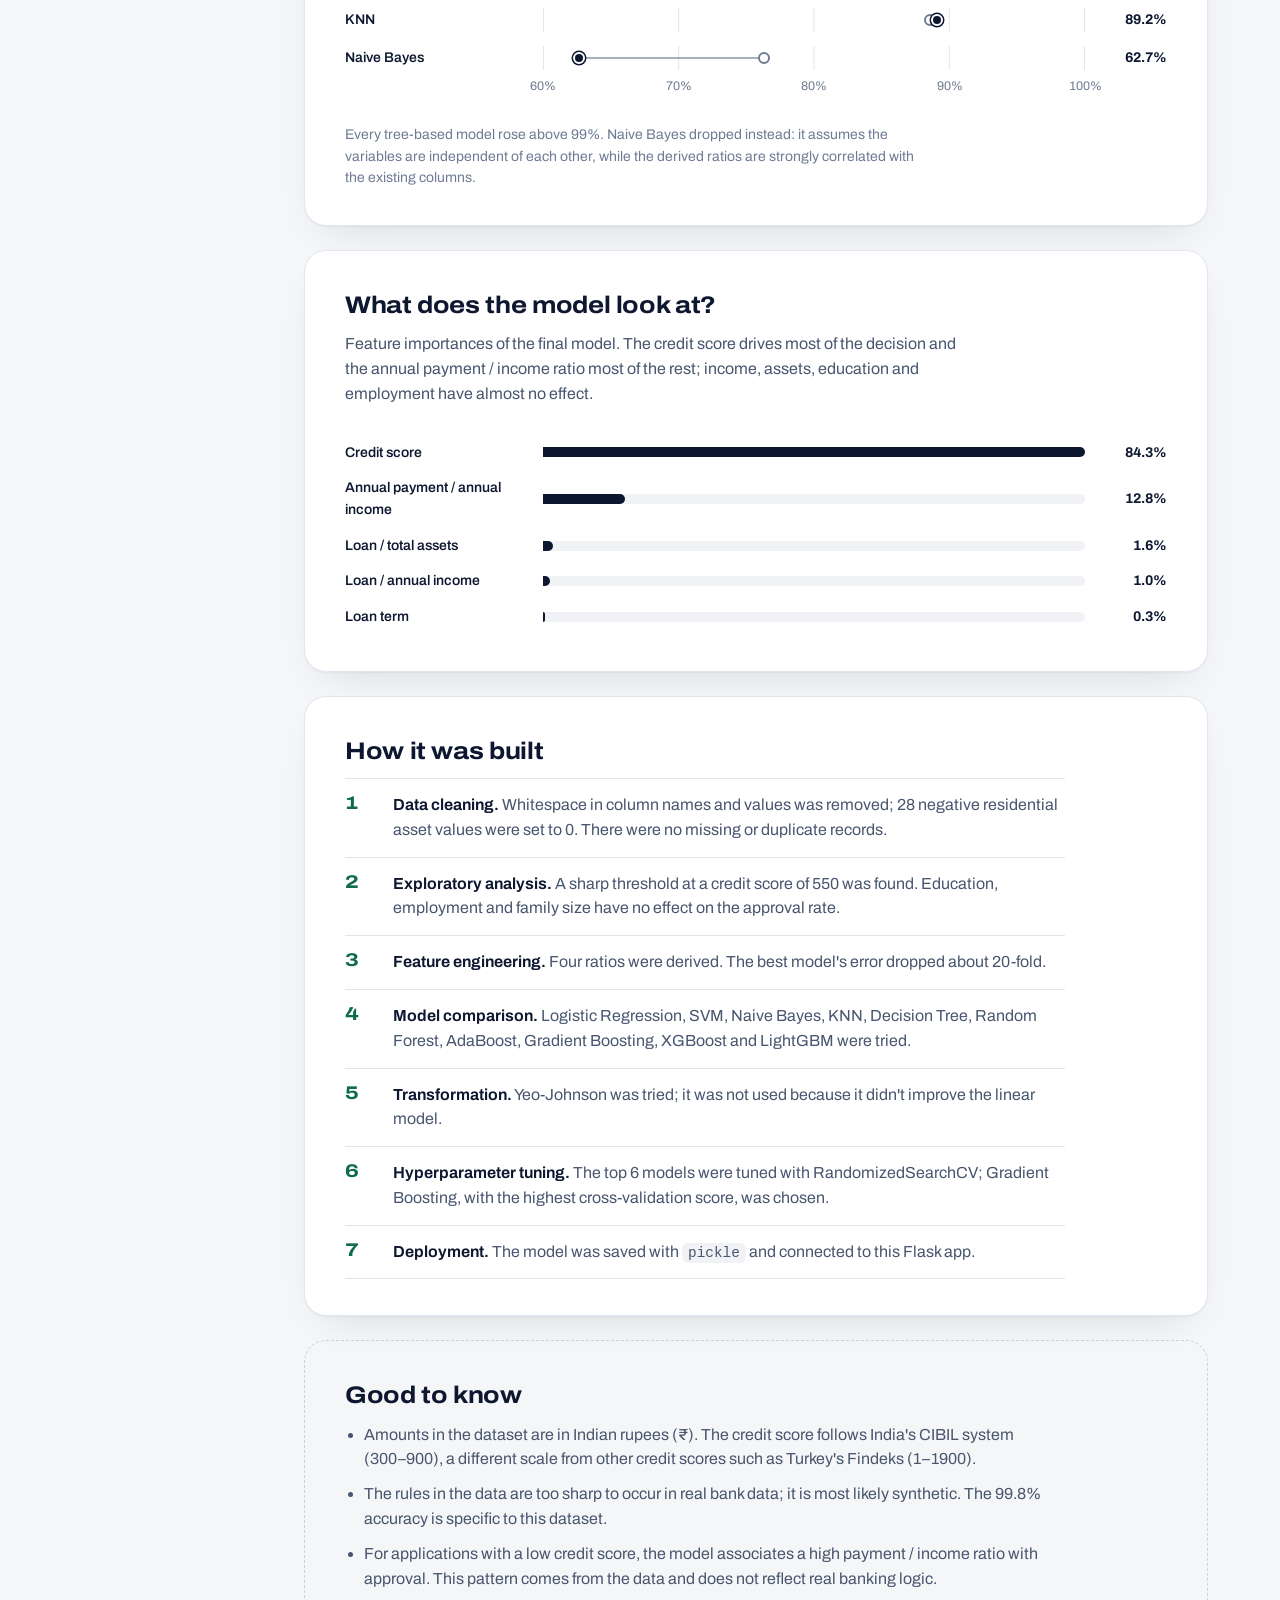
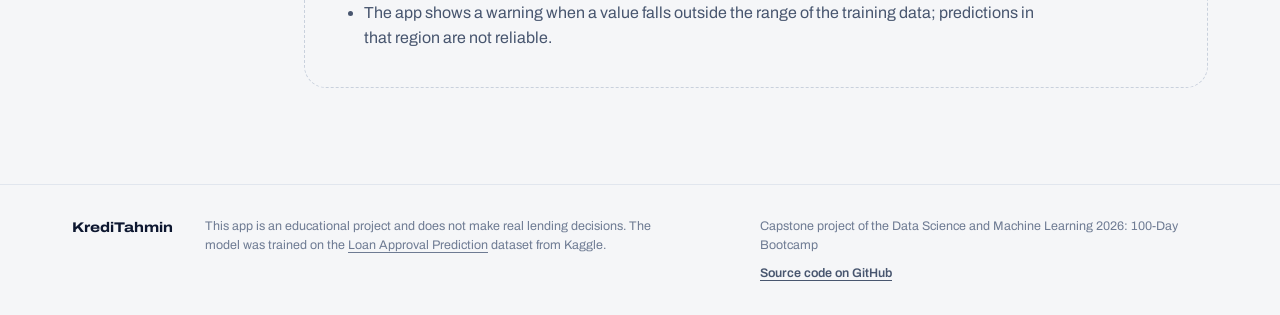
<file: docs/en/model.html>
<!doctype html>
<html lang="en">
<head>
  <meta charset="utf-8">
  <meta name="viewport" content="width=device-width, initial-scale=1">
  <meta http-equiv="Content-Security-Policy" content="default-src &#39;self&#39;; script-src &#39;self&#39;; style-src &#39;self&#39; &#39;unsafe-inline&#39;; img-src &#39;self&#39; data:; font-src &#39;self&#39;; connect-src &#39;self&#39;; object-src &#39;none&#39;; base-uri &#39;none&#39;; form-action &#39;self&#39;">
  <meta name="referrer" content="strict-origin-when-cross-origin">
  <title>How does the model work? · KrediTahmin</title>
  <meta name="description" content="A machine learning app that predicts whether a loan application will be approved.">
  <meta property="og:type" content="website">
  <meta property="og:site_name" content="KrediTahmin">
  <meta property="og:title" content="How does the model work? · KrediTahmin">
  <meta property="og:description" content="A machine learning app that predicts whether a loan application will be approved.">
  <meta property="og:url" content="https://generalbusa.github.io/kreditahmin/en/model">
  <meta property="og:image" content="https://generalbusa.github.io/kreditahmin/static/img/og-image.png">
  <meta property="og:image:width" content="1200">
  <meta property="og:image:height" content="630">
  <meta property="og:image:alt" content="KrediTahmin: Will your loan application be approved? 99.77% test accuracy.">
  <meta property="og:locale" content="en_US">
  <meta property="og:locale:alternate" content="tr_TR">
  <meta name="twitter:card" content="summary_large_image">
  <link rel="alternate" hreflang="tr" href="../model.html">
  <link rel="alternate" hreflang="en" href="model.html">
  
  <meta name="theme-color" content="#f5f6f8" media="(prefers-color-scheme: light)">
  <meta name="theme-color" content="#000000" media="(prefers-color-scheme: dark)">
  <link rel="icon" href="../static/favicon.svg" type="image/svg+xml">
  <meta name="kredi-model" content="../model.json">
  <script id="kredi-i18n" type="application/json">{"js.badge_approve": "Approved", "js.badge_reject": "Rejected", "js.badge_stale": "Inputs changed", "js.badge_waiting": "Waiting", "js.form_invalid": "Some fields are missing or invalid. Please fix the highlighted fields.", "js.generic_error": "Something went wrong. Please try again shortly.", "js.network_error": "Couldn\u0027t reach the server. Make sure the app is running and try again.", "js.score_above": "Above threshold", "js.score_below": "Below threshold", "js.stamp_approve": "YES", "js.stamp_reject": "NO", "js.submit": "Evaluate application", "js.submitting": "Evaluating\u2026", "js.verdict_approve": "The model predicts this application will be approved.", "js.verdict_reject": "The model predicts this application will be rejected.", "js.years": "{value} years", "lang": "en", "num.decimal": ".", "num.locale": "en-US", "num.percent": "{value}%", "num.thousands": ","}</script>
  <script src="../static/js/boot.js?v=ef182cb795"></script>
  <link rel="preload" href="../static/fonts/Archivo-Variable.woff2" as="font" type="font/woff2" crossorigin>
  <link rel="stylesheet" href="../static/css/style.css?v=462e2bd675">
</head>
<body>
  <a class="skip-link" href="#main">Skip to content</a>

  <header class="topbar">
    <div class="topbar__inner">
      <a class="brand" href="index.html" aria-label="KrediTahmin">
        <svg class="brand__mark" viewBox="0 0 32 32" aria-hidden="true">
          <circle cx="16" cy="16" r="13.5" fill="none" stroke="currentColor" stroke-width="1.5"/>
          <circle cx="16" cy="16" r="10" fill="none" stroke="currentColor" stroke-width="1" opacity=".55"/>
          <path d="M11 16.5l3.4 3.4L21.5 12" fill="none" stroke="currentColor" stroke-width="2.2" stroke-linecap="round" stroke-linejoin="round"/>
        </svg>
        <span>KrediTahmin</span>
      </a>

      <div class="topbar__right">
        <nav class="nav" aria-label="Main menu">
          <a href="index.html" >Application</a>
          <a href="model.html" aria-current="page"><span class="nav__long">How does the model work?</span><span class="nav__short">Model</span></a>
        </nav>

        <div class="toggles">
          <nav class="switch" aria-label="Language" data-active="1">
            <span class="switch__thumb" aria-hidden="true"></span>
            
            <a class="switch__option" href="../model.html" hreflang="tr" lang="tr" title="Türkçe" aria-label="Türkçe">TR</a>
            
            <a class="switch__option" href="model.html" hreflang="en" lang="en" title="English" aria-label="English" aria-current="true">EN</a>
            
          </nav>

          <div class="switch switch--theme" role="group" aria-label="Theme">
            <span class="switch__thumb" aria-hidden="true"></span>
            <button type="button" class="switch__option" data-theme-value="light" aria-label="Light theme" title="Light theme" aria-pressed="false">
              <svg viewBox="0 0 24 24" aria-hidden="true"><circle cx="12" cy="12" r="4.2" fill="none" stroke="currentColor" stroke-width="1.8"/><path d="M12 2.5v2.2M12 19.3v2.2M2.5 12h2.2M19.3 12h2.2M5.3 5.3l1.6 1.6M17.1 17.1l1.6 1.6M5.3 18.7l1.6-1.6M17.1 6.9l1.6-1.6" stroke="currentColor" stroke-width="1.8" stroke-linecap="round"/></svg>
            </button>
            <button type="button" class="switch__option" data-theme-value="dark" aria-label="Dark theme" title="Dark theme" aria-pressed="false">
              <svg viewBox="0 0 24 24" aria-hidden="true"><path d="M20.5 14.2A8.5 8.5 0 0 1 9.8 3.5a8.5 8.5 0 1 0 10.7 10.7z" fill="none" stroke="currentColor" stroke-width="1.8" stroke-linejoin="round"/></svg>
            </button>
          </div>
        </div>
      </div>
    </div>
  </header>

  <main id="main">
    



<section class="hero hero--compact">
  <div class="hero__inner">
    <div class="hero__text">
      <h1>How does the model work?</h1>
      <p class="hero__lede">
        KrediTahmin runs on a <strong>Gradient Boosting</strong> model. While training it I compared 10 classification algorithms; the biggest gain came not from the choice of algorithm but from new variables I derived from the data.
      </p>
    </div>
    <div class="hero__art" aria-hidden="true">
      <div class="rosette"></div>
    </div>
  </div>
</section>


<div class="report-layout">
<nav class="toc toc--page" aria-label="On this page" data-scrollspy>
  <p class="toc__title" aria-hidden="true">On this page</p>
  <div class="toc__track">
    <ol class="toc__list">
      <li class="toc__marker" aria-hidden="true"></li>
      
      <li><a class="toc__link" href="#results">Test results</a></li>
      
      <li><a class="toc__link" href="#features">Impact of feature engineering</a></li>
      
      <li><a class="toc__link" href="#importance">What does the model look at?</a></li>
      
      <li><a class="toc__link" href="#process">How it was built</a></li>
      
      <li><a class="toc__link" href="#caveats">Good to know</a></li>
      
    </ol>
  </div>
</nav>

<div class="report">

  <section class="report__block" id="results">
    <h2>Test results</h2>
    <p class="report__text">Out of 854 applications it never saw during training, the model predicted <strong>852</strong> correctly.</p>
    <div class="figures">
      <div class="figure figure--lead">
        <span class="figure__value">99.77%</span>
        <span class="figure__label">Accuracy</span>
      </div>
      <div class="figure">
        <span class="figure__value">0.998</span>
        <span class="figure__label">ROC AUC</span>
      </div>
      <div class="figure">
        <span class="figure__value">95.8%</span>
        <span class="figure__label">The rule "approve if score ≥ 550" alone</span>
      </div>
    </div>

    <table class="matrix" aria-label="Confusion matrix">
      <caption>Predictions vs. actual outcomes on the test set</caption>
      <thead>
        <tr><th scope="col"></th><th scope="col">Model: reject</th><th scope="col">Model: approve</th></tr>
      </thead>
      <tbody>
        <tr><th scope="row">Actually rejected</th><td class="matrix__ok">322</td><td class="matrix__miss">1</td></tr>
        <tr><th scope="row">Actually approved</th><td class="matrix__miss">1</td><td class="matrix__ok">530</td></tr>
      </tbody>
    </table>
  </section>

  <section class="report__block" id="features">
    <h2>Impact of feature engineering</h2>
    <p class="report__text">
      Banks look at ratios more than raw amounts. I derived four ratios from the raw columns: total assets, loan / income, loan / assets and, most importantly, <strong>annual payment / annual income</strong>. The chart shows each model's 5-fold cross-validation accuracy without and with these variables.
    </p>

    <div class="legend" aria-hidden="true">
      <span class="legend__item"><i class="dot dot--before"></i>Without new variables</span>
      <span class="legend__item"><i class="dot dot--after"></i>With new variables</span>
    </div>

    
    <ul class="dumbbell" role="list">
      
      
      
      <li class="dumbbell__row">
        <span class="dumbbell__name">Gradient Boosting</span>
        <span class="dumbbell__track" role="img" aria-label="Gradient Boosting: before 97.8%, after 99.9%">
          <span class="dumbbell__line" style="left: 94.58272327964862%; width: 5.197657393850662%"></span>
          <span class="dot dot--before" style="left: 94.58272327964862%" title="Before: 97.8%"></span>
          <span class="dot dot--after" style="left: 99.78038067349928%" title="After: 99.9%"></span>
        </span>
        <span class="dumbbell__value">99.9%</span>
      </li>
      
      
      
      <li class="dumbbell__row">
        <span class="dumbbell__name">Decision Tree</span>
        <span class="dumbbell__track" role="img" aria-label="Decision Tree: before 97.2%, after 99.9%">
          <span class="dumbbell__line" style="left: 92.89897510980968%; width: 6.881405563689597%"></span>
          <span class="dot dot--before" style="left: 92.89897510980968%" title="Before: 97.2%"></span>
          <span class="dot dot--after" style="left: 99.78038067349928%" title="After: 99.9%"></span>
        </span>
        <span class="dumbbell__value">99.9%</span>
      </li>
      
      
      
      <li class="dumbbell__row">
        <span class="dumbbell__name">LightGBM</span>
        <span class="dumbbell__track" role="img" aria-label="LightGBM: before 98.4%, after 99.9%">
          <span class="dumbbell__line" style="left: 95.90043923865301%; width: 3.8799414348462733%"></span>
          <span class="dot dot--before" style="left: 95.90043923865301%" title="Before: 98.4%"></span>
          <span class="dot dot--after" style="left: 99.78038067349928%" title="After: 99.9%"></span>
        </span>
        <span class="dumbbell__value">99.9%</span>
      </li>
      
      
      
      <li class="dumbbell__row">
        <span class="dumbbell__name">AdaBoost</span>
        <span class="dumbbell__track" role="img" aria-label="AdaBoost: before 96.6%, after 99.9%">
          <span class="dumbbell__line" style="left: 91.50805270863835%; width: 8.199121522694028%"></span>
          <span class="dot dot--before" style="left: 91.50805270863835%" title="Before: 96.6%"></span>
          <span class="dot dot--after" style="left: 99.70717423133237%" title="After: 99.9%"></span>
        </span>
        <span class="dumbbell__value">99.9%</span>
      </li>
      
      
      
      <li class="dumbbell__row">
        <span class="dumbbell__name">Random Forest</span>
        <span class="dumbbell__track" role="img" aria-label="Random Forest: before 97.7%, after 99.8%">
          <span class="dumbbell__line" style="left: 94.36310395314784%; width: 5.197657393850719%"></span>
          <span class="dot dot--before" style="left: 94.36310395314784%" title="Before: 97.7%"></span>
          <span class="dot dot--after" style="left: 99.56076134699856%" title="After: 99.8%"></span>
        </span>
        <span class="dumbbell__value">99.8%</span>
      </li>
      
      
      
      <li class="dumbbell__row">
        <span class="dumbbell__name">XGBoost</span>
        <span class="dumbbell__track" role="img" aria-label="XGBoost: before 98.2%, after 99.8%">
          <span class="dumbbell__line" style="left: 95.53440702781842%; width: 3.8799414348462733%"></span>
          <span class="dot dot--before" style="left: 95.53440702781842%" title="Before: 98.2%"></span>
          <span class="dot dot--after" style="left: 99.41434846266469%" title="After: 99.8%"></span>
        </span>
        <span class="dumbbell__value">99.8%</span>
      </li>
      
      
      
      <li class="dumbbell__row">
        <span class="dumbbell__name">SVM</span>
        <span class="dumbbell__track" role="img" aria-label="SVM: before 93.9%, after 95.4%">
          <span class="dumbbell__line" style="left: 84.69985358711565%; width: 3.879941434846259%"></span>
          <span class="dot dot--before" style="left: 84.69985358711565%" title="Before: 93.9%"></span>
          <span class="dot dot--after" style="left: 88.57979502196191%" title="After: 95.4%"></span>
        </span>
        <span class="dumbbell__value">95.4%</span>
      </li>
      
      
      
      <li class="dumbbell__row">
        <span class="dumbbell__name">Logistic Regression</span>
        <span class="dumbbell__track" role="img" aria-label="Logistic Regression: before 91.7%, after 93.6%">
          <span class="dumbbell__line" style="left: 79.20937042459735%; width: 4.758418740849237%"></span>
          <span class="dot dot--before" style="left: 79.20937042459735%" title="Before: 91.7%"></span>
          <span class="dot dot--after" style="left: 83.96778916544659%" title="After: 93.6%"></span>
        </span>
        <span class="dumbbell__value">93.6%</span>
      </li>
      
      
      
      <li class="dumbbell__row">
        <span class="dumbbell__name">KNN</span>
        <span class="dumbbell__track" role="img" aria-label="KNN: before 88.6%, after 89.2%">
          <span class="dumbbell__line" style="left: 71.44948755490482%; width: 1.4641288433382158%"></span>
          <span class="dot dot--before" style="left: 71.44948755490482%" title="Before: 88.6%"></span>
          <span class="dot dot--after" style="left: 72.91361639824304%" title="After: 89.2%"></span>
        </span>
        <span class="dumbbell__value">89.2%</span>
      </li>
      
      
      
      <li class="dumbbell__row">
        <span class="dumbbell__name">Naive Bayes</span>
        <span class="dumbbell__track" role="img" aria-label="Naive Bayes: before 76.3%, after 62.7%">
          <span class="dumbbell__line" style="left: 6.6617862371889105%; width: 34.114202049780324%"></span>
          <span class="dot dot--before" style="left: 40.77598828696924%" title="Before: 76.3%"></span>
          <span class="dot dot--after" style="left: 6.6617862371889105%" title="After: 62.7%"></span>
        </span>
        <span class="dumbbell__value">62.7%</span>
      </li>
      
    </ul>
    <div class="dumbbell__row dumbbell__axis" aria-hidden="true">
      <span></span>
      <span class="dumbbell__ticks">
        <span style="left: 0.0%">60%</span><span style="left: 25.0%">70%</span><span style="left: 50.0%">80%</span><span style="left: 75.0%">90%</span><span style="left: 100.0%">100%</span>
      </span>
      <span></span>
    </div>

    <p class="report__note">
      Every tree-based model rose above 99%. Naive Bayes dropped instead: it assumes the variables are independent of each other, while the derived ratios are strongly correlated with the existing columns.
    </p>
  </section>

  <section class="report__block" id="importance">
    <h2>What does the model look at?</h2>
    <p class="report__text">Feature importances of the final model. The credit score drives most of the decision and the annual payment / income ratio most of the rest; income, assets, education and employment have almost no effect.</p>
    
    <ul class="bars" role="list">
      
      <li class="bars__row">
        <span class="bars__name">Credit score</span>
        <span class="bars__track"><span class="bars__fill" style="width: 100.0%"></span></span>
        <span class="bars__value">84.3%</span>
      </li>
      
      <li class="bars__row">
        <span class="bars__name">Annual payment / annual income</span>
        <span class="bars__track"><span class="bars__fill" style="width: 15.2%"></span></span>
        <span class="bars__value">12.8%</span>
      </li>
      
      <li class="bars__row">
        <span class="bars__name">Loan / total assets</span>
        <span class="bars__track"><span class="bars__fill" style="width: 1.9%"></span></span>
        <span class="bars__value">1.6%</span>
      </li>
      
      <li class="bars__row">
        <span class="bars__name">Loan / annual income</span>
        <span class="bars__track"><span class="bars__fill" style="width: 1.2%"></span></span>
        <span class="bars__value">1.0%</span>
      </li>
      
      <li class="bars__row">
        <span class="bars__name">Loan term</span>
        <span class="bars__track"><span class="bars__fill" style="width: 0.4%"></span></span>
        <span class="bars__value">0.3%</span>
      </li>
      
    </ul>
  </section>

  <section class="report__block" id="process">
    <h2>How it was built</h2>
    <ol class="steps">
      
      <li><strong>Data cleaning.</strong> Whitespace in column names and values was removed; 28 negative residential asset values were set to 0. There were no missing or duplicate records.</li>
      
      <li><strong>Exploratory analysis.</strong> A sharp threshold at a credit score of 550 was found. Education, employment and family size have no effect on the approval rate.</li>
      
      <li><strong>Feature engineering.</strong> Four ratios were derived. The best model's error dropped about 20-fold.</li>
      
      <li><strong>Model comparison.</strong> Logistic Regression, SVM, Naive Bayes, KNN, Decision Tree, Random Forest, AdaBoost, Gradient Boosting, XGBoost and LightGBM were tried.</li>
      
      <li><strong>Transformation.</strong> Yeo-Johnson was tried; it was not used because it didn't improve the linear model.</li>
      
      <li><strong>Hyperparameter tuning.</strong> The top 6 models were tuned with RandomizedSearchCV; Gradient Boosting, with the highest cross-validation score, was chosen.</li>
      
      <li><strong>Deployment.</strong> The model was saved with <code>pickle</code> and connected to this Flask app.</li>
      
    </ol>
  </section>

  <section class="report__block report__block--caveat" id="caveats">
    <h2>Good to know</h2>
    <ul class="caveats">
      
      <li>Amounts in the dataset are in Indian rupees (₹). The credit score follows India's CIBIL system (300–900), a different scale from other credit scores such as Turkey's Findeks (1–1900).</li>
      
      <li>The rules in the data are too sharp to occur in real bank data; it is most likely synthetic. The 99.8% accuracy is specific to this dataset.</li>
      
      <li>For applications with a low credit score, the model associates a high payment / income ratio with approval. This pattern comes from the data and does not reflect real banking logic.</li>
      
      <li>The app shows a warning when a value falls outside the range of the training data; predictions in that region are not reliable.</li>
      
    </ul>
  </section>

</div>
</div>

  </main>

  <footer class="footer">
    <div class="footer__inner">
      <p class="footer__brand">KrediTahmin</p>
      <p>This app is an educational project and does not make real lending decisions. The model was trained on the <a href="https://www.kaggle.com/datasets/architsharma01/loan-approval-prediction-dataset">Loan Approval Prediction</a> dataset from Kaggle.</p>
      <div class="footer__meta">
        <p>Capstone project of the Data Science and Machine Learning 2026: 100-Day Bootcamp</p>
        <p><a href="https://github.com/GeneralBuSa/kreditahmin">Source code on GitHub</a></p>
      </div>
    </div>
  </footer>

  <script src="../static/js/theme.js?v=34637e5ecb"></script>
  <script src="../static/js/predictor.js?v=6bbb6c44f4"></script>
  
<script src="../static/js/scrollspy.js?v=beb1d31f28"></script>

</body>
</html>
</file>
<file: docs/static/css/style.css>
@font-face {
  font-family: "Archivo";
  src: url("../fonts/Archivo-Variable.woff2") format("woff2");
  font-weight: 100 900;
  font-stretch: 62% 125%;
  font-display: swap;
}

/* ============ Tema değişkenleri ============ */

:root,
:root[data-theme="light"] {
  --bg: #f5f6f8;
  --surface: #ffffff;
  --surface-2: #f0f2f6;
  --chip: #ffffff;
  --field: #f8f9fb;
  --ink: #0d1730;
  --ink-2: #48566f;
  --ink-3: #6e7b93;
  --line: #e1e6ee;
  --line-strong: #c9d1dd;

  --accent: #0e6b4c;
  --approve: #13804f;
  --approve-tint: #e2f2ea;
  --reject: #c0352b;
  --reject-tint: #fae7e5;
  --gold: #a5780f;
  --gold-line: #c9a23e;
  --warn-bg: #fbf3df;
  --warn-ink: #77560a;

  --guilloche: rgba(14, 107, 76, 0.16);
  --guilloche-band: rgba(14, 107, 76, 0.55);

  --button-bg: #0d1730;
  --button-ink: #ffffff;
  --button-hover: #1d2c50;

  --ring: rgba(14, 107, 76, 0.22);
  --focus: #0e6b4c;
  --shadow-panel: 0 1px 2px rgba(13, 23, 48, 0.04), 0 18px 40px -24px rgba(13, 23, 48, 0.18);
  --shadow-chip: 0 1px 2px rgba(13, 23, 48, 0.08), 0 2px 6px rgba(13, 23, 48, 0.06);
  --header-bg: rgba(245, 246, 248, 0.82);
  color-scheme: light;
}

:root[data-theme="dark"] {
  --bg: #000000;
  --surface: #0c0c0c;
  --surface-2: #1f1f1f;
  --chip: #2a2a2a;
  --field: #050505;
  --ink: #f5f5f5;
  --ink-2: #b4b4b4;
  --ink-3: #8a8a8a;
  --line: #2c2c2c;
  --line-strong: #4a4a4a;

  --accent: #3cc48a;
  --approve: #3cc48a;
  --approve-tint: #133a2a;
  --reject: #ff7a6e;
  --reject-tint: #4a1f1c;
  --gold: #e3b74f;
  --gold-line: #c9a23e;
  --warn-bg: #2a2210;
  --warn-ink: #ebc76c;

  --guilloche: rgba(227, 183, 79, 0.18);
  --guilloche-band: rgba(227, 183, 79, 0.6);

  --button-bg: #f5f5f5;
  --button-ink: #000000;
  --button-hover: #ffffff;

  --ring: rgba(60, 196, 138, 0.28);
  --focus: #3cc48a;
  --shadow-panel: 0 0 0 1px rgba(255, 255, 255, 0.04), 0 18px 40px -24px rgba(0, 0, 0, 0.9);
  --shadow-chip: inset 0 0 0 1px rgba(255, 255, 255, 0.08), 0 1px 2px rgba(0, 0, 0, 0.6);
  --header-bg: rgba(0, 0, 0, 0.8);
  color-scheme: dark;
}

@media (prefers-color-scheme: dark) {
  :root:not([data-theme="light"]) {
    --bg: #000000;
    --surface: #0c0c0c;
    --surface-2: #1f1f1f;
    --chip: #2a2a2a;
    --field: #050505;
    --ink: #f5f5f5;
    --ink-2: #b4b4b4;
    --ink-3: #8a8a8a;
    --line: #2c2c2c;
    --line-strong: #4a4a4a;

    --accent: #3cc48a;
    --approve: #3cc48a;
    --approve-tint: #133a2a;
    --reject: #ff7a6e;
    --reject-tint: #4a1f1c;
    --gold: #e3b74f;
    --gold-line: #c9a23e;
    --warn-bg: #2a2210;
    --warn-ink: #ebc76c;

    --guilloche: rgba(227, 183, 79, 0.18);
    --guilloche-band: rgba(227, 183, 79, 0.6);

    --button-bg: #f5f5f5;
    --button-ink: #000000;
    --button-hover: #ffffff;

    --ring: rgba(60, 196, 138, 0.28);
    --focus: #3cc48a;
    --shadow-panel: 0 0 0 1px rgba(255, 255, 255, 0.04), 0 18px 40px -24px rgba(0, 0, 0, 0.9);
    --shadow-chip: inset 0 0 0 1px rgba(255, 255, 255, 0.08), 0 1px 2px rgba(0, 0, 0, 0.6);
    --header-bg: rgba(0, 0, 0, 0.8);
    color-scheme: dark;
  }
}

:root {
  --font: "Archivo", "Helvetica Neue", Arial, sans-serif;
  --step--2: 0.78rem;
  --step--1: 0.875rem;
  --step-0: 1rem;
  --step-1: 1.15rem;
  --step-2: 1.5rem;
  --step-3: 2.25rem;
  --display: clamp(2.6rem, 5.4vw, 4.5rem);

  --r-sm: 10px;
  --r-md: 14px;
  --r-lg: 22px;
  --page: 1200px;
}

/* ============ Temel ============ */

* { box-sizing: border-box; }
html { -webkit-text-size-adjust: 100%; }
@media (prefers-reduced-motion: no-preference) {
  html { scroll-behavior: smooth; }
}

body {
  margin: 0;
  background: var(--bg);
  color: var(--ink);
  font-family: var(--font);
  font-size: var(--step-0);
  line-height: 1.55;
  -webkit-font-smoothing: antialiased;
  text-rendering: optimizeLegibility;
}

.theme-switching *,
.theme-switching *::before,
.theme-switching *::after {
  transition: background-color 280ms ease, border-color 280ms ease, color 280ms ease, box-shadow 280ms ease !important;
}

a { color: inherit; text-underline-offset: 3px; text-decoration-thickness: 1px; }
a:hover { color: var(--accent); }
:focus-visible { outline: 2px solid var(--focus); outline-offset: 3px; border-radius: 4px; }

.skip-link {
  position: absolute; left: 16px; top: -48px; z-index: 50;
  background: var(--button-bg); color: var(--button-ink);
  padding: 10px 14px; border-radius: var(--r-sm); text-decoration: none; font-weight: 600;
}
.skip-link:focus { top: 12px; }

/* ============ Üst bar ============ */

.topbar {
  position: sticky; top: env(safe-area-inset-top, 0px); z-index: 20;
  background: var(--header-bg);
  -webkit-backdrop-filter: blur(14px) saturate(1.4);
  backdrop-filter: blur(14px) saturate(1.4);
  border-bottom: 1px solid var(--line);
}
.topbar__inner {
  max-width: var(--page); margin: 0 auto; padding: 14px 32px;
  display: flex; align-items: center; justify-content: space-between; gap: 16px;
}
.brand {
  display: inline-flex; align-items: center; gap: 10px;
  text-decoration: none; font-weight: 750; font-size: 1.1rem;
  font-stretch: 118%; letter-spacing: -0.01em;
}
.brand:hover { color: var(--ink); }
.brand__mark { width: 30px; height: 30px; color: var(--accent); }

.topbar__right { display: flex; align-items: center; gap: 28px; }
.nav { display: flex; gap: 4px; }
.nav a {
  text-decoration: none; color: var(--ink-2); font-weight: 520; font-size: var(--step--1);
  padding: 8px 14px; border-radius: 999px;
}
.nav a:hover { color: var(--ink); background: var(--surface-2); }
.nav a[aria-current="page"] { color: var(--ink); background: var(--chip); box-shadow: var(--shadow-chip); }
.nav__short { display: none; }

/* İki seçenekli kaydırmalı anahtar: dil (TR | EN) ve tema (aydınlık | karanlık). */
.toggles { display: flex; align-items: center; gap: 8px; }
.switch {
  --option: 38px;
  position: relative; flex: none;
  display: grid; grid-auto-flow: column; grid-auto-columns: var(--option);
  height: 40px; padding: 3px;
  border: 1px solid var(--line-strong); border-radius: 999px;
  background: var(--surface);
}
.switch__thumb {
  position: absolute; top: 3px; bottom: 3px; left: 3px; width: var(--option);
  border-radius: 999px; background: var(--ink); box-shadow: var(--shadow-chip);
  transition: transform 240ms cubic-bezier(.3, .7, .2, 1);
}
.switch[data-active="1"] .switch__thumb,
:root[data-theme="dark"] .switch--theme .switch__thumb { transform: translateX(100%); }
.switch__option {
  position: relative; z-index: 1;
  display: grid; place-items: center;
  border: 0; border-radius: 999px; padding: 0; background: none; cursor: pointer;
  color: var(--ink-3); font: inherit; font-size: var(--step--1); font-weight: 680; letter-spacing: 0.04em;
  text-decoration: none;
  transition: color 240ms ease;
}
.switch__option:hover { color: var(--ink); }
.switch__option svg { width: 17px; height: 17px; }
.switch__option[aria-current="true"],
:root:not([data-theme="dark"]) .switch__option[data-theme-value="light"],
:root[data-theme="dark"] .switch__option[data-theme-value="dark"] { color: var(--bg); }
/* Tema değişirken diğer geçişler kapatılır (.theme-switching); kaydırma animasyonu kalsın. */
.theme-switching .switch__thumb { transition: transform 240ms cubic-bezier(.3, .7, .2, 1), background-color 280ms ease !important; }

/* ============ Hero ============ */

.hero { position: relative; overflow: hidden; }
.hero__inner {
  max-width: var(--page); margin: 0 auto; padding: 72px 32px 48px;
  display: grid; grid-template-columns: minmax(0, 1.25fr) minmax(0, 1fr); align-items: center; gap: 32px;
  position: relative;
}
.hero h1 {
  margin: 0 0 20px;
  font-size: var(--display);
  line-height: 0.98;
  font-weight: 800;
  font-stretch: 116%;
  letter-spacing: -0.035em;
  max-width: 16ch;
  text-wrap: balance;
}
.hero__lede { margin: 0; max-width: 52ch; font-size: var(--step-1); color: var(--ink-2); line-height: 1.55; }
.hero__art { position: relative; height: 100%; min-height: 300px; }

.rosette {
  position: absolute; top: 50%; left: 50%;
  width: 520px; aspect-ratio: 1;
  transform: translate(-42%, -50%);
  background: var(--guilloche);
  -webkit-mask: url("../img/rosette.svg") center / contain no-repeat;
  mask: url("../img/rosette.svg") center / contain no-repeat;
  animation: rosette-in 700ms cubic-bezier(.2, .7, .2, 1) both;
}
@keyframes rosette-in {
  from { opacity: 0; transform: translate(-42%, -50%) rotate(-24deg) scale(0.92); }
  to { opacity: 1; transform: translate(-42%, -50%) rotate(0) scale(1); }
}

.examples { display: flex; flex-wrap: wrap; gap: 10px; margin-top: 32px; }

/* ============ Butonlar ============ */

.button {
  font: inherit; font-weight: 620; font-size: var(--step--1);
  display: inline-flex; align-items: center; justify-content: center; gap: 8px;
  border-radius: 999px; cursor: pointer; text-decoration: none;
  padding: 11px 20px; border: 1px solid transparent;
}
.button--ghost { background: transparent; color: var(--ink); border-color: var(--line-strong); }
.button--ghost:hover { background: var(--surface); border-color: var(--ink-3); }
.button--primary {
  background: var(--button-bg); color: var(--button-ink);
  font-size: var(--step-0); padding: 16px 30px; font-stretch: 108%;
}
.button--primary:hover { background: var(--button-hover); }
.button[disabled] { opacity: 0.65; cursor: progress; }

/* ============ Çalışma alanı ============ */

.workspace {
  max-width: var(--page); margin: 0 auto; padding: 8px 32px 96px;
  display: grid; grid-template-columns: minmax(0, 1fr) 400px; gap: 32px; align-items: start;
}

.panel {
  background: var(--surface);
  border: 1px solid var(--line);
  border-radius: var(--r-lg);
  box-shadow: var(--shadow-panel);
}
.panel__section { padding: 32px 36px; border-bottom: 1px solid var(--line); }
.panel__footer {
  padding: 24px 36px 28px;
  display: flex; align-items: center; gap: 18px; flex-wrap: wrap;
}

.section-head { margin-bottom: 22px; }
.section-head h2 { margin: 0; font-size: var(--step-1); font-weight: 680; font-stretch: 108%; letter-spacing: -0.005em; }
.section-head p { margin: 4px 0 0; color: var(--ink-3); font-size: var(--step--1); max-width: 60ch; }

.grid { display: grid; grid-template-columns: repeat(2, minmax(0, 1fr)); gap: 22px 22px; }

.field { display: flex; flex-direction: column; min-width: 0; margin: 0; padding: 0; border: 0; }
.field > label, .field > legend {
  font-weight: 560; font-size: var(--step--1); color: var(--ink-2);
  margin-bottom: 8px; padding: 0;
}

.input { position: relative; display: flex; }
.input input, .stepper input {
  font: inherit; font-size: 1.02rem; color: var(--ink);
  width: 100%; height: 50px; padding: 0 14px;
  background: var(--field);
  border: 1px solid var(--line);
  border-radius: var(--r-sm);
  font-variant-numeric: tabular-nums;
}
.input--suffix input { padding-right: 52px; }
.input__suffix {
  position: absolute; right: 14px; top: 50%; transform: translateY(-50%);
  color: var(--ink-3); font-size: var(--step--1); pointer-events: none;
}
.input input::placeholder, .stepper input::placeholder { color: var(--ink-3); opacity: 0.6; }
.input input:hover, .stepper input:hover { border-color: var(--line-strong); }
.input input:focus, .stepper input:focus {
  outline: none; border-color: var(--accent); background: var(--surface);
  box-shadow: 0 0 0 4px var(--ring);
}
[aria-invalid="true"] { border-color: var(--reject) !important; }

.field__help { margin: 8px 0 0; font-size: var(--step--2); color: var(--ink-3); }
.field__error { margin: 8px 0 0; font-size: var(--step--2); color: var(--reject); font-weight: 600; }
.field__error:empty { display: none; }

/* Sayaç */
.stepper { display: grid; grid-template-columns: 50px minmax(0, 1fr) 50px; gap: 6px; }
.stepper input { text-align: center; }
.stepper__button {
  height: 50px; border-radius: var(--r-sm);
  background: var(--field); color: var(--ink);
  border: 1px solid var(--line); cursor: pointer;
  display: grid; place-items: center;
}
.stepper__button:hover { border-color: var(--line-strong); background: var(--surface-2); }
.stepper__button svg { width: 16px; height: 16px; }

/* Seçim düğmeleri */
.segmented__options {
  display: grid; grid-template-columns: 1fr 1fr; gap: 4px;
  padding: 4px; height: 50px;
  background: var(--field); border: 1px solid var(--line); border-radius: var(--r-sm);
}
.segmented label { position: relative; display: block; cursor: pointer; }
.segmented input { position: absolute; opacity: 0; inset: 0; margin: 0; cursor: pointer; }
.segmented span {
  height: 100%; display: grid; place-items: center; text-align: center;
  border-radius: 7px; font-size: var(--step--1); font-weight: 540; color: var(--ink-2);
  padding: 0 8px; line-height: 1.15;
}
.segmented label:hover span { color: var(--ink); }
.segmented input:checked + span { background: var(--chip); color: var(--ink); font-weight: 650; box-shadow: var(--shadow-chip); }
.segmented input:focus-visible + span { outline: 2px solid var(--focus); outline-offset: 1px; }

/* Seçili seçeneğin arkasında kayan gösterge. :has() desteklemeyen tarayıcılarda
   yukarıdaki sabit vurgu kullanılır. */
@supports selector(:has(*)) {
  .segmented__options { position: relative; }
  .segmented__options::before {
    content: ""; position: absolute; top: 4px; bottom: 4px; left: 4px;
    width: calc((100% - 12px) / 2);
    border-radius: 7px; background: var(--chip); box-shadow: var(--shadow-chip);
    transition: transform 280ms cubic-bezier(.3, .7, .2, 1);
  }
  .segmented__options:has(label:nth-child(2) input:checked)::before { transform: translateX(calc(100% + 4px)); }
  .segmented span { position: relative; z-index: 1; transition: color 220ms ease, font-weight 220ms ease; }
  .segmented input:checked + span { background: none; box-shadow: none; }
}

/* ============ Kredi skoru ============ */

.panel__section--score {
  /* Kartın üstünde adım şeridi olduğu için köşeler düz; yuvarlak köşe şeritte. */
  background:
    radial-gradient(120% 140% at 100% 0%, var(--surface-2) 0%, transparent 55%),
    var(--surface);
}
.score__readout { display: flex; align-items: baseline; gap: 16px; flex-wrap: wrap; }
.score__value {
  font-size: clamp(3.6rem, 9vw, 6rem);
  line-height: 0.9;
  font-weight: 800;
  font-stretch: 125%;
  letter-spacing: -0.04em;
  font-variant-numeric: tabular-nums;
}
.score__status {
  font-size: var(--step--1); font-weight: 650;
  padding: 5px 12px; border-radius: 999px;
}
.score__status[data-side="above"] { color: var(--approve); background: var(--approve-tint); }
.score__status[data-side="below"] { color: var(--reject); background: var(--reject-tint); }

.score__track-wrap { position: relative; padding-top: 34px; margin-top: 14px; }
/* Kredi skoru kaydırıcısı. Tutamacın merkezi 14px ile (100% - 14px) arasında hareket eder;
   eşik çizgisi (.score__threshold) ve renkli bölgeler aynı hesabı kullanır.
   --p: skorun 300–900 aralığındaki yeri (0–1), app.js ayarlar. */
.score__range {
  --p: 0.5833;
  --threshold: calc(14px + (100% - 28px) * 0.4167);
  --filled: calc(14px + (100% - 28px) * var(--p));
  --thumb: var(--approve);
  --track-dim: color-mix(in srgb, var(--surface) 78%, transparent);
  -webkit-appearance: none; appearance: none;
  width: 100%; height: 40px; margin: 0; background: transparent; cursor: pointer;
}
.score__range[data-side="below"] { --thumb: var(--reject); }
.score__range::-webkit-slider-runnable-track {
  height: 10px; border-radius: 999px;
  background:
    linear-gradient(90deg, transparent var(--filled), var(--track-dim) var(--filled)),
    linear-gradient(90deg, var(--reject) 0 var(--threshold), var(--approve) var(--threshold) 100%);
  box-shadow: inset 0 0 0 1px var(--line);
}
.score__range::-moz-range-track {
  height: 10px; border-radius: 999px;
  background:
    linear-gradient(90deg, transparent var(--filled), var(--track-dim) var(--filled)),
    linear-gradient(90deg, var(--reject) 0 var(--threshold), var(--approve) var(--threshold) 100%);
  box-shadow: inset 0 0 0 1px var(--line);
}
.score__range::-webkit-slider-thumb {
  -webkit-appearance: none; appearance: none;
  width: 28px; height: 28px; margin-top: -9px; border-radius: 50%;
  background: var(--thumb); border: 3px solid var(--surface);
  box-shadow:
    0 0 0 1px color-mix(in srgb, var(--thumb) 55%, transparent),
    0 0 0 7px color-mix(in srgb, var(--thumb) 18%, transparent),
    0 4px 14px rgba(0, 0, 0, 0.28);
  transition: transform 180ms ease, box-shadow 180ms ease, background-color 220ms ease;
}
.score__range::-moz-range-thumb {
  width: 22px; height: 22px; border-radius: 50%;
  background: var(--thumb); border: 3px solid var(--surface);
  box-shadow:
    0 0 0 1px color-mix(in srgb, var(--thumb) 55%, transparent),
    0 0 0 7px color-mix(in srgb, var(--thumb) 18%, transparent),
    0 4px 14px rgba(0, 0, 0, 0.28);
  transition: transform 180ms ease, box-shadow 180ms ease, background-color 220ms ease;
}
.score__range:hover::-webkit-slider-thumb {
  box-shadow: 0 0 0 1px color-mix(in srgb, var(--thumb) 55%, transparent), 0 0 0 10px color-mix(in srgb, var(--thumb) 22%, transparent), 0 4px 14px rgba(0, 0, 0, 0.28);
}
.score__range:hover::-moz-range-thumb {
  box-shadow: 0 0 0 1px color-mix(in srgb, var(--thumb) 55%, transparent), 0 0 0 10px color-mix(in srgb, var(--thumb) 22%, transparent), 0 4px 14px rgba(0, 0, 0, 0.28);
}
.score__range:active::-webkit-slider-thumb { transform: scale(1.1); }
.score__range:active::-moz-range-thumb { transform: scale(1.1); }
.score__range:focus { outline: none; }
.score__range:focus-visible::-webkit-slider-thumb {
  box-shadow: 0 0 0 1px color-mix(in srgb, var(--thumb) 55%, transparent), 0 0 0 10px color-mix(in srgb, var(--thumb) 28%, transparent), 0 0 0 12px var(--focus);
}
.score__range:focus-visible::-moz-range-thumb {
  box-shadow: 0 0 0 1px color-mix(in srgb, var(--thumb) 55%, transparent), 0 0 0 10px color-mix(in srgb, var(--thumb) 28%, transparent), 0 0 0 12px var(--focus);
}

.score__threshold {
  position: absolute; top: 0; bottom: 8px;
  left: calc(14px + (100% - 28px) * var(--pos));
  border-left: 1.5px dashed var(--gold-line);
  pointer-events: none;
}
.score__threshold span {
  position: absolute; top: 0; left: 8px; white-space: nowrap;
  font-size: var(--step--2); font-weight: 680; color: var(--gold);
}
.score__scale {
  display: flex; justify-content: space-between; padding: 0 6px;
  color: var(--ink-3); font-size: var(--step--2); font-variant-numeric: tabular-nums;
}

.form-status { margin: 0; color: var(--reject); font-weight: 600; font-size: var(--step--1); }

/* ============ Değerlendirme fişi ============ */

.slip {
  position: sticky; top: 92px; scroll-margin-top: 84px;
  background: var(--surface);
  border: 1px solid var(--line);
  border-radius: var(--r-lg);
  box-shadow: var(--shadow-panel);
  overflow: hidden;
}
.slip__band {
  height: 46px;
  background: var(--guilloche-band);
  -webkit-mask: url("../img/band.svg") left center / 240px 46px repeat-x;
  mask: url("../img/band.svg") left center / 240px 46px repeat-x;
  border-bottom: 1px solid var(--line);
}
.slip__body { padding: 22px 28px 28px; }
.slip__head { display: flex; align-items: center; justify-content: space-between; gap: 12px; margin-bottom: 18px; }
.slip__head h2 { margin: 0; font-size: var(--step-1); font-weight: 700; font-stretch: 110%; }
.slip__badge {
  font-size: var(--step--2); font-weight: 650;
  padding: 5px 11px; border-radius: 999px;
  color: var(--ink-2); background: var(--surface-2);
}
.slip__badge[data-state="approve"] { color: var(--approve); background: var(--approve-tint); }
.slip__badge[data-state="reject"] { color: var(--reject); background: var(--reject-tint); }
.slip__badge[data-state="stale"] { color: var(--warn-ink); background: var(--warn-bg); }

.ratios { margin: 0 0 22px; }
.ratios div {
  display: flex; justify-content: space-between; align-items: baseline; gap: 12px;
  padding: 11px 0; border-bottom: 1px dashed var(--line-strong);
}
.ratios div:first-child { border-top: 1px dashed var(--line-strong); }
.ratios dt { color: var(--ink-2); font-size: var(--step--1); }
.ratios dd { margin: 0; font-weight: 700; font-variant-numeric: tabular-nums; }

.slip__empty {
  padding: 20px; border-radius: var(--r-md);
  background: var(--surface-2); color: var(--ink-2); font-size: var(--step--1);
}
.slip__empty p { margin: 0; }
.slip__empty strong { color: var(--ink); }

.verdict { transition: opacity 200ms ease, filter 200ms ease; }
.verdict.is-stale { opacity: 0.45; filter: grayscale(1); }
.verdict__headline { margin: 20px 0 20px; font-size: var(--step-1); font-weight: 600; line-height: 1.35; text-wrap: balance; }

/* Damga */
.stamp {
  display: inline-flex; align-items: center; justify-content: center;
  padding: 10px 24px;
  border: 3.5px solid currentColor; border-radius: 12px;
  outline: 1.5px solid currentColor; outline-offset: 4px;
  transform: rotate(-7deg);
  margin: 16px 0 0 10px;
}
.stamp span { font-size: 2.7rem; line-height: 1; font-weight: 900; font-stretch: 125%; letter-spacing: 0.07em; }
.stamp--approve { color: var(--approve); }
.stamp--reject { color: var(--reject); }
.stamp.is-landing { animation: stamp-in 440ms cubic-bezier(.2, .9, .3, 1.25) both; }
@keyframes stamp-in {
  0% { opacity: 0; transform: rotate(-16deg) scale(1.9); }
  60% { opacity: 1; transform: rotate(-6deg) scale(0.95); }
  100% { opacity: 1; transform: rotate(-7deg) scale(1); }
}

.meter { margin: 0 0 22px; }
.meter__labels { display: flex; justify-content: space-between; font-size: var(--step--1); color: var(--ink-2); margin-bottom: 8px; }
.meter__labels strong { color: var(--ink); font-variant-numeric: tabular-nums; }
.meter__bar { position: relative; height: 8px; border-radius: 4px; background: var(--surface-2); overflow: hidden; }
.meter__fill { height: 100%; width: 0; border-radius: 4px; transition: width 600ms cubic-bezier(.2, .7, .2, 1); }
.meter__fill--approve { background: var(--approve); }
.meter__fill--reject { background: var(--reject); }
.meter__mid { position: absolute; left: 50%; top: 0; bottom: 0; width: 2px; background: var(--surface); }

.factors, .warnings { list-style: none; margin: 0; padding: 0; display: grid; gap: 14px; }
.factors li { padding-left: 14px; border-left: 2px solid var(--line-strong); }
.factors li[data-tone="positive"] { border-left-color: var(--approve); }
.factors li[data-tone="negative"] { border-left-color: var(--reject); }
.factors strong { display: block; font-size: var(--step--1); font-weight: 650; }
.factors p { margin: 3px 0 0; font-size: var(--step--2); color: var(--ink-2); line-height: 1.55; }
.warnings { margin-top: 16px; }
.warnings li { font-size: var(--step--2); color: var(--warn-ink); background: var(--warn-bg); border-radius: var(--r-sm); padding: 10px 12px; }

/* ============ Model sayfası ============ */

.hero--compact .hero__inner { padding-bottom: 24px; }
.hero--compact h1 { max-width: 14ch; }

.report-layout {
  max-width: var(--page); margin: 0 auto; padding: 8px 32px 96px;
  display: grid; grid-template-columns: 200px minmax(0, 1fr); gap: 32px; align-items: start;
}
.report { display: grid; gap: 24px; min-width: 0; }
.report__block { scroll-margin-top: 92px; }

/* İçindekiler (scrollspy). Model sayfasında geniş ekranda solda dikey liste ve
   kayan çizgi; ana sayfada (.toc--steps) ve dar ekranlarda yatay şerit ve kayan hap. */
.toc { position: sticky; top: 100px; }
.toc__title {
  margin: 4px 0 12px; color: var(--ink-3);
  font-size: var(--step--2); font-weight: 650; letter-spacing: 0.08em; text-transform: uppercase;
}
.toc__track { border-left: 1px solid var(--line-strong); }
.toc__list { position: relative; list-style: none; margin: 0; padding: 0; display: grid; gap: 2px; }
.toc__link {
  position: relative; z-index: 1; display: block; padding: 7px 0 7px 16px;
  color: var(--ink-3); font-size: var(--step--1); font-weight: 520; line-height: 1.35; text-decoration: none;
  transition: color 220ms ease;
}
.toc__link:hover { color: var(--ink); }
.toc__link[aria-current="location"] { color: var(--ink); font-weight: 650; }
.toc__marker {
  position: absolute; left: -2px; top: 0; width: 3px; height: 0;
  border-radius: 3px; background: var(--accent); opacity: 0; pointer-events: none;
}
.toc.is-ready .toc__marker {
  opacity: 1;
  transition: transform 300ms cubic-bezier(.3, .7, .2, 1), width 300ms cubic-bezier(.3, .7, .2, 1), height 300ms cubic-bezier(.3, .7, .2, 1);
}

/* Yatay şerit: ana sayfadaki form adımları. */
.toc--steps {
  top: 69px; z-index: 10; padding: 14px 36px;
  background: var(--surface); border-bottom: 1px solid var(--line);
  border-radius: var(--r-lg) var(--r-lg) 0 0;
}
/* Aynı yatay stiller, dar ekranda model sayfası için @media (max-width: 1024px) içinde .toc--page'e de uygulanır. */
.toc--steps .toc__list {
  display: flex; gap: 4px; overflow-x: auto; scrollbar-width: none;
  padding: 4px; background: var(--field); border: 1px solid var(--line); border-radius: 999px;
}
.toc--steps .toc__list::-webkit-scrollbar { display: none; }
.toc--steps .toc__link { padding: 7px 16px; border-radius: 999px; white-space: nowrap; }
.toc--steps .toc__marker { left: 0; width: 0; border-radius: 999px; background: var(--chip); box-shadow: var(--shadow-chip); }
.panel__section { scroll-margin-top: 150px; }
/* Izgara öğeleri içeriklerinden dar olabilsin; yoksa yatay şerit mobilde sayfayı taşırır. */
.workspace > * { min-width: 0; }

.report__block {
  background: var(--surface); border: 1px solid var(--line);
  border-radius: var(--r-lg); box-shadow: var(--shadow-panel);
  padding: 36px 40px;
}
.report__block h2 { margin: 0 0 8px; font-size: var(--step-2); font-weight: 720; font-stretch: 112%; letter-spacing: -0.015em; }
.report__text { margin: 0 0 28px; color: var(--ink-2); max-width: 70ch; }
.report__note { margin: 22px 0 0; color: var(--ink-3); font-size: var(--step--1); max-width: 72ch; }
.report__block--caveat { background: transparent; box-shadow: none; border-style: dashed; border-color: var(--line-strong); }

.figures { display: grid; grid-template-columns: repeat(3, minmax(0, 1fr)); gap: 0; margin-bottom: 32px; border-top: 1px solid var(--line); border-bottom: 1px solid var(--line); }
.figure { display: flex; flex-direction: column; gap: 4px; padding: 22px 24px 22px 0; }
.figure + .figure { padding-left: 24px; border-left: 1px solid var(--line); }
.figure__value { font-size: var(--step-3); font-weight: 780; font-stretch: 118%; line-height: 1.05; font-variant-numeric: tabular-nums; letter-spacing: -0.02em; }
.figure--lead .figure__value { color: var(--approve); }
.figure__label { color: var(--ink-2); font-size: var(--step--1); max-width: 26ch; }

.matrix { border-collapse: separate; border-spacing: 6px; font-variant-numeric: tabular-nums; margin-left: -6px; }
.matrix caption { text-align: left; color: var(--ink-3); font-size: var(--step--1); margin-bottom: 4px; padding-left: 6px; }
.matrix th, .matrix td { padding: 12px 18px; text-align: center; }
.matrix th[scope="row"] { text-align: left; font-weight: 560; font-size: var(--step--1); color: var(--ink-2); padding-left: 0; }
.matrix thead th { font-weight: 560; font-size: var(--step--1); color: var(--ink-2); }
.matrix td { font-size: var(--step-2); font-weight: 750; min-width: 140px; border-radius: var(--r-sm); }
.matrix__ok { background: var(--approve-tint); color: var(--approve); }
.matrix__miss { background: var(--reject-tint); color: var(--reject); }

.legend { display: flex; gap: 22px; flex-wrap: wrap; font-size: var(--step--1); color: var(--ink-2); margin-bottom: 16px; }
.legend__item { display: inline-flex; align-items: center; gap: 8px; }
.legend .dot { position: static; transform: none; }

.dot { display: inline-block; width: 12px; height: 12px; border-radius: 50%; position: absolute; top: 50%; transform: translate(-50%, -50%); }
.dot--before { background: var(--surface); border: 2px solid var(--ink-3); }
.dot--after { background: var(--ink); border: 2px solid var(--surface); box-shadow: 0 0 0 1.5px var(--ink); }

.dumbbell, .bars { list-style: none; margin: 0; padding: 0; }
.dumbbell__row, .bars__row { display: grid; grid-template-columns: 180px minmax(0, 1fr) 64px; align-items: center; gap: 18px; padding: 7px 0; }
.dumbbell__name, .bars__name { font-size: var(--step--1); font-weight: 560; }
.dumbbell__track {
  position: relative; height: 24px;
  background: linear-gradient(90deg, var(--line) 1px, transparent 1px) 0 0 / 25% 100%;
  border-right: 1px solid var(--line);
}
.dumbbell__line { position: absolute; top: 50%; height: 2px; background: var(--ink-3); transform: translateY(-50%); opacity: 0.6; }
.dumbbell__value, .bars__value { font-size: var(--step--1); font-weight: 700; text-align: right; font-variant-numeric: tabular-nums; }
.dumbbell__axis { padding-top: 0; }
.dumbbell__ticks { position: relative; height: 18px; font-size: var(--step--2); color: var(--ink-3); font-variant-numeric: tabular-nums; }
.dumbbell__ticks span { position: absolute; top: 0; transform: translateX(-50%); }

.bars__track { height: 10px; background: var(--surface-2); border-radius: 0 5px 5px 0; }
.bars__fill { display: block; height: 100%; background: var(--ink); border-radius: 0 5px 5px 0; min-width: 2px; }

.steps { margin: 0; padding: 0; list-style: none; counter-reset: step; display: grid; gap: 0; max-width: 80ch; }
.steps li { counter-increment: step; position: relative; padding: 14px 0 14px 48px; border-top: 1px solid var(--line); color: var(--ink-2); }
.steps li:last-child { border-bottom: 1px solid var(--line); }
.steps li::before {
  content: counter(step); position: absolute; left: 0; top: 12px;
  font-weight: 750; font-stretch: 120%; color: var(--accent);
  font-variant-numeric: tabular-nums; font-size: var(--step-1); line-height: 1.35;
}
.steps strong { color: var(--ink); font-weight: 650; }
.caveats { margin: 0; padding-left: 1.2em; display: grid; gap: 10px; max-width: 78ch; color: var(--ink-2); }
code { font-size: 0.9em; background: var(--surface-2); padding: 2px 6px; border-radius: 6px; }

/* ============ Alt bilgi ============ */

.footer { border-top: 1px solid var(--line); }
.footer__inner {
  max-width: var(--page); margin: 0 auto; padding: 32px;
  display: grid; grid-template-columns: auto minmax(0, 1fr) auto; gap: 32px; align-items: start;
  color: var(--ink-3); font-size: var(--step--2);
}
.footer__inner p { margin: 0; max-width: 64ch; }
.footer__meta { display: grid; gap: 8px; }
.footer__meta a { color: var(--ink-2); font-weight: 600; }
.footer__meta a:hover { color: var(--ink); }
.footer__brand { font-weight: 750; font-stretch: 118%; color: var(--ink); font-size: var(--step--1); }

/* ============ Responsive ============ */

@media (max-width: 1024px) {
  .workspace { grid-template-columns: 1fr; }
  .report-layout { grid-template-columns: minmax(0, 1fr); gap: 16px; }
  .report__block { scroll-margin-top: 132px; }
  /* Model sayfasının menüsü dar ekranda üst barın altında yatay şerit olur. */
  .toc--page {
    top: 69px; z-index: 10; margin: 0 -32px; padding: 10px 32px;
    background: var(--header-bg); border-bottom: 1px solid var(--line);
    -webkit-backdrop-filter: blur(14px) saturate(1.4); backdrop-filter: blur(14px) saturate(1.4);
  }
  .toc--page .toc__title { display: none; }
  .toc--page .toc__track { border-left: 0; }
  .toc--page .toc__list { display: flex; gap: 6px; overflow-x: auto; scrollbar-width: none; }
  .toc--page .toc__list::-webkit-scrollbar { display: none; }
  .toc--page .toc__link { padding: 7px 14px; border-radius: 999px; white-space: nowrap; }
  .toc--page .toc__marker { left: 0; width: 0; border-radius: 999px; background: var(--chip); box-shadow: var(--shadow-chip); }
  .slip { position: static; }
  .hero__inner { grid-template-columns: 1fr; padding-top: 56px; }
  .hero__art { position: absolute; inset: 0; min-height: 0; pointer-events: none; }
  .rosette { left: auto; right: -160px; top: 40px; width: 440px; transform: none; animation: none; opacity: 0.8; }
  .hero__text { position: relative; }
}

@media (max-width: 640px) {
  .topbar__inner { padding: 12px 16px; }
  .topbar__right { gap: 8px; }
  .toggles { gap: 6px; }
  .switch { --option: 32px; height: 36px; }
  .nav a { padding: 8px 12px; }
  .nav__long { display: none; }
  .nav__short { display: inline; }
  .hero__inner { padding: 40px 16px 32px; }
  .rosette { width: 320px; right: -150px; top: 10px; }
  .hero__lede { font-size: var(--step-0); }
  .workspace { padding-left: 16px; padding-right: 16px; }
  .panel__section { padding: 24px 18px; }
  .panel__footer { padding: 20px 18px 24px; }
  .panel__footer .button--primary { width: 100%; }
  .grid { grid-template-columns: 1fr; gap: 18px; }
  .slip__body { padding: 20px 18px 24px; }
  .report__block { padding: 24px 18px; }
  .figures { grid-template-columns: 1fr; }
  .figure, .figure + .figure { padding: 16px 0; border-left: 0; }
  .report-layout { padding: 0 16px 64px; }
  .toc--page { top: 61px; margin: 0 -16px; padding: 10px 16px; }
  .toc--steps { top: 61px; padding: 12px 18px; }
  .panel__section { scroll-margin-top: 130px; }
  .report__block { scroll-margin-top: 124px; }
  .figure + .figure { border-top: 1px solid var(--line); }
  .matrix td { min-width: 0; padding: 10px 12px; font-size: var(--step-1); }
  .dumbbell__row, .bars__row { grid-template-columns: 104px minmax(0, 1fr) 50px; gap: 10px; }
  .footer__inner { grid-template-columns: 1fr; gap: 12px; padding: 24px 16px; }
}

@media (max-width: 440px) {
  .brand span { display: none; }
  .topbar__right { gap: 6px; }
  .nav a { padding: 8px 7px; }
  .switch { --option: 30px; }
}

@media (prefers-reduced-motion: reduce) {
  .rosette, .stamp.is-landing { animation: none; }
  .meter__fill, .verdict { transition: none; }
  .switch__thumb, .segmented__options::before, .toc.is-ready .toc__marker { transition: none; }
}
</file>
